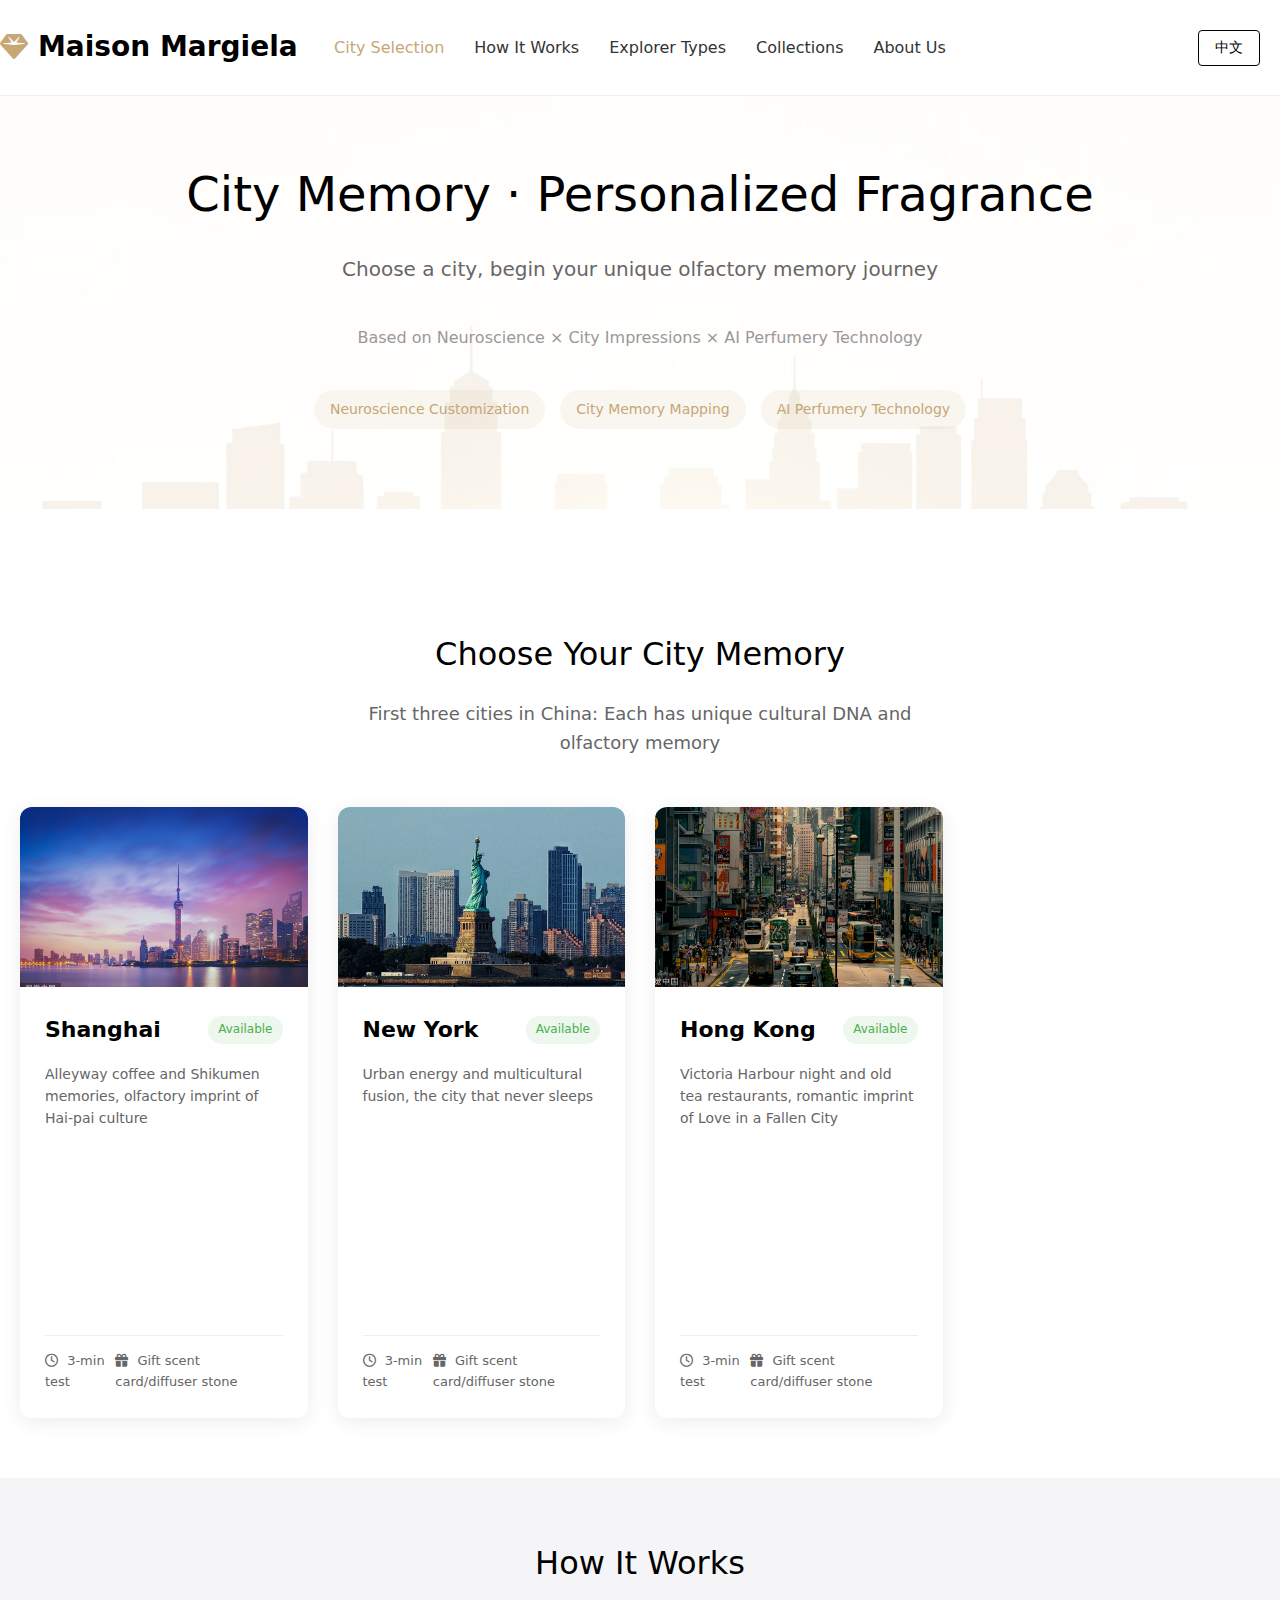
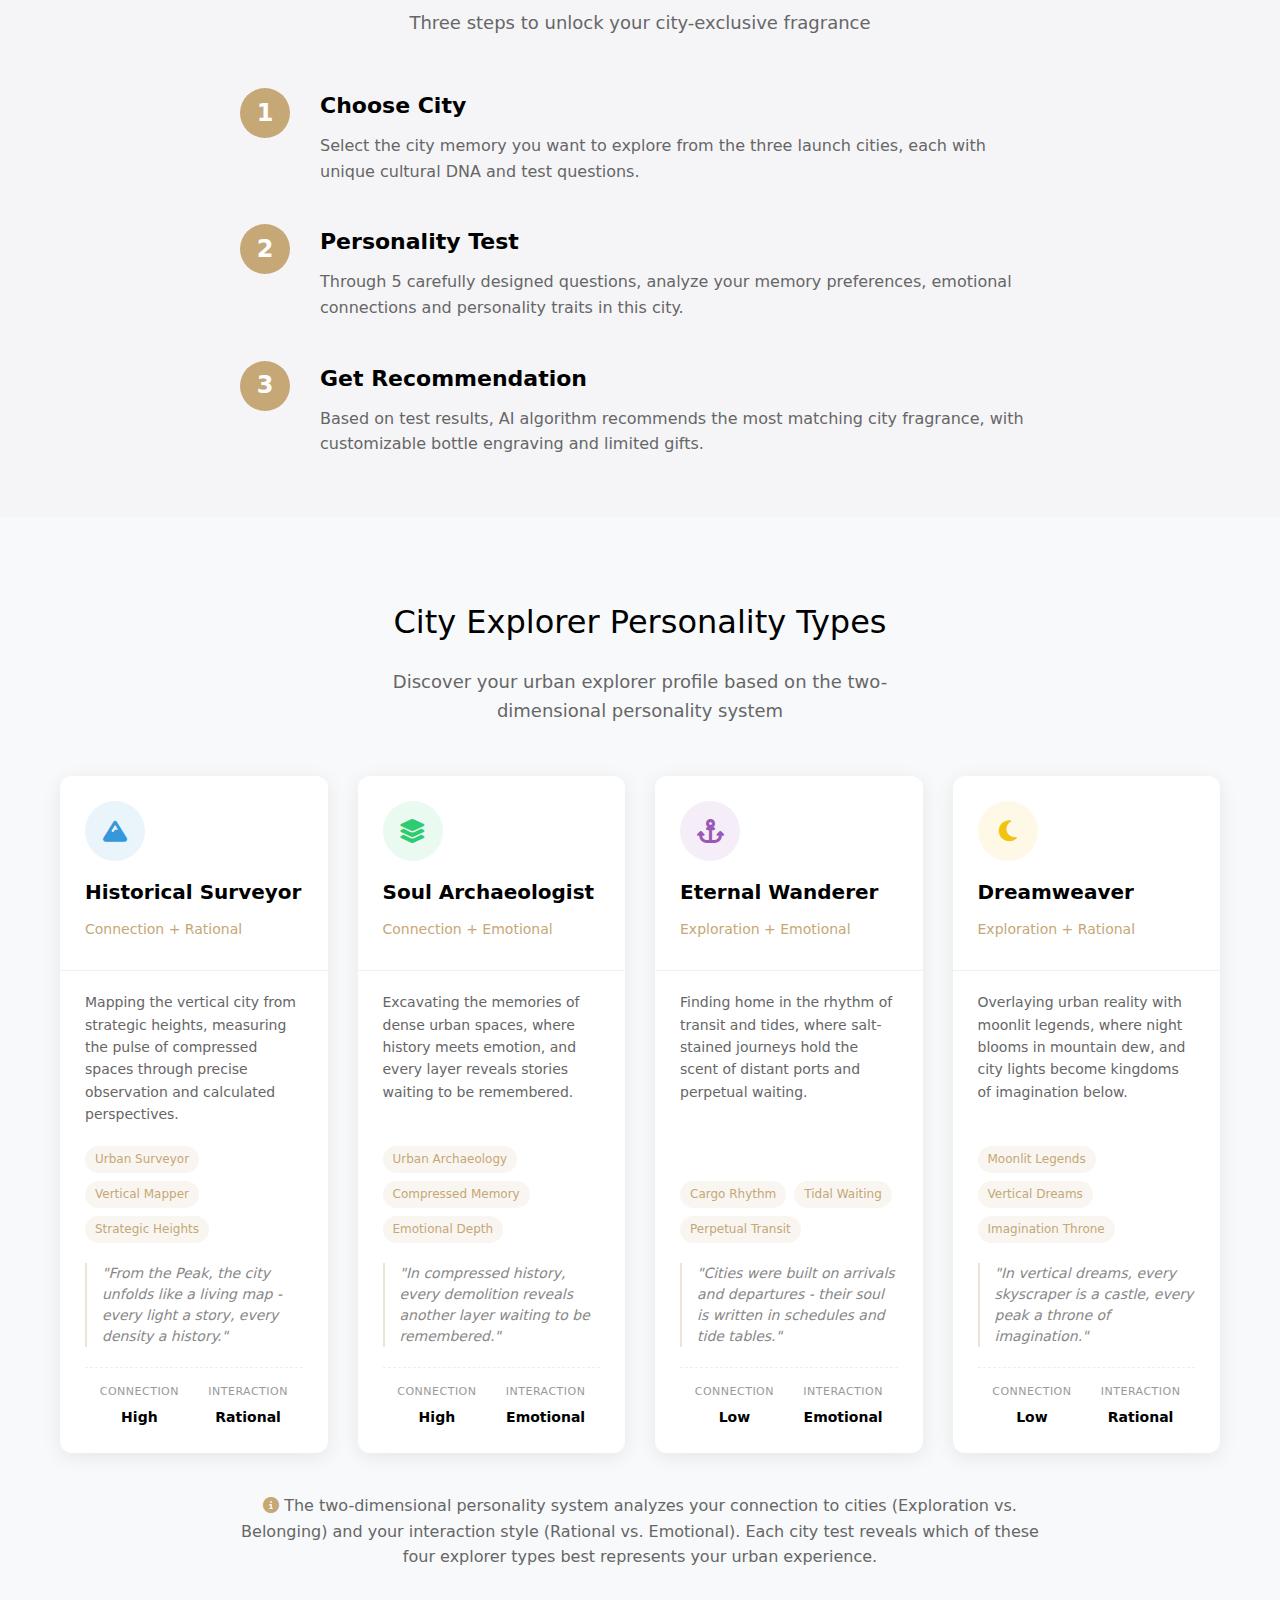
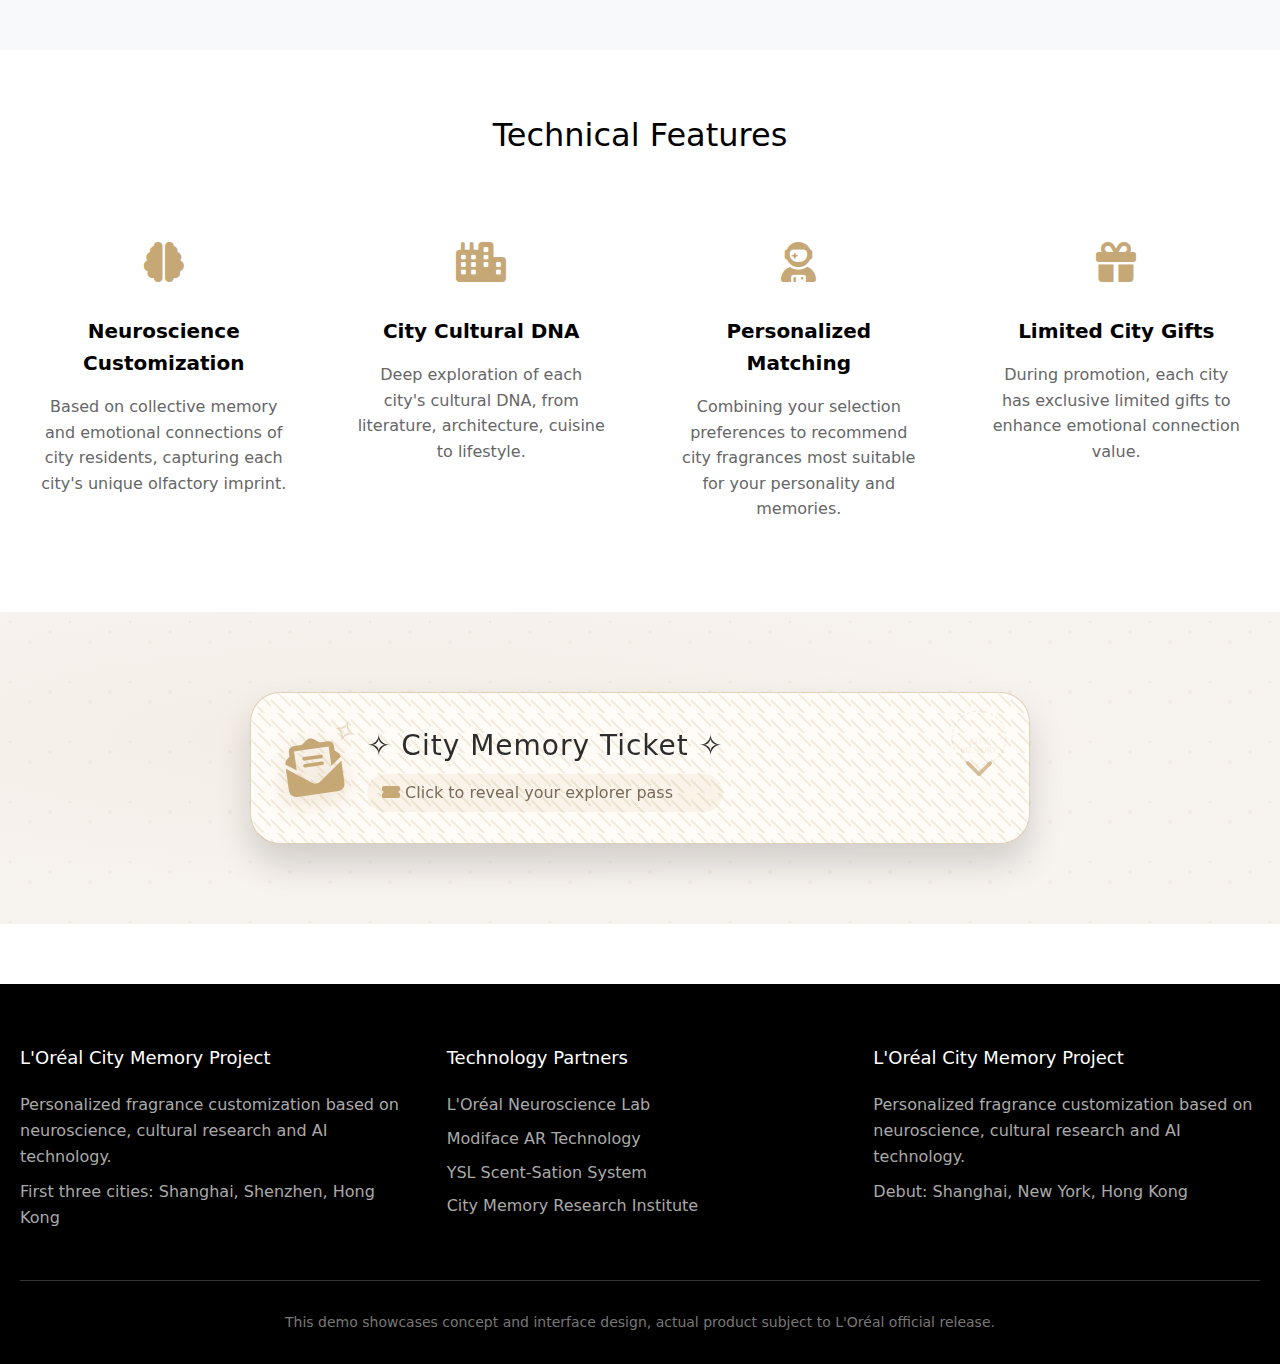
<file: index.html>
<!DOCTYPE html>
<html lang="en">
<head>
    <meta charset="UTF-8">
    <meta name="viewport" content="width=device-width, initial-scale=1.0">
    <title>Maison Margiela · City Memory Fragrance Customization</title>
    <link rel="stylesheet" href="https://cdnjs.cloudflare.com/ajax/libs/font-awesome/6.4.0/css/all.min.css">
    <link rel="stylesheet" href="style.css">
    <style>
    /* 人格说明界面样式 */
    .personalities-section {
        padding: 80px 20px;
        background-color: #f8f9fa;
        position: relative;
    }
    
    .personalities-grid {
        display: grid;
        grid-template-columns: repeat(4, 1fr); /* PC端：4列 */
        gap: 30px;
        margin-top: 40px;
    }
    
    /* 平板端：2列 */
    @media (max-width: 1200px) {
        .personalities-grid {
            grid-template-columns: repeat(2, 1fr);
        }
    }
    
    /* 移动端：1列 */
    @media (max-width: 768px) {
        .personalities-grid {
            grid-template-columns: 1fr;
        }
    }
    
    .personality-card {
        background: white;
        border-radius: 12px;
        overflow: hidden;
        box-shadow: var(--shadow);
        transition: var(--transition);
        height: 100%;
        display: flex;
        flex-direction: column;
    }
    
    .personality-card:hover {
        transform: translateY(-10px);
        box-shadow: 0 15px 35px rgba(0, 0, 0, 0.1);
    }
    
    .personality-header {
        padding: 25px 25px 15px;
        position: relative;
        border-bottom: 1px solid #f0f0f0;
    }
    
    .personality-icon {
        width: 60px;
        height: 60px;
        border-radius: 50%;
        display: flex;
        align-items: center;
        justify-content: center;
        margin-bottom: 15px;
        font-size: 24px;
    }
    
    .personality-title {
        font-size: 20px;
        font-weight: 600;
        margin-bottom: 10px;
        color: var(--loreal-black);
    }
    
    .personality-subtitle {
        font-size: 14px;
        color: var(--loreal-gold);
        font-weight: 500;
        margin-bottom: 15px;
    }
    
    .personality-body {
        padding: 20px 25px 25px;
        flex: 1;
        display: flex;
        flex-direction: column;
    }
    
    .personality-description {
        font-size: 14px;
        color: #666;
        line-height: 1.6;
        margin-bottom: 20px;
        flex: 1;
    }
    
    .personality-traits {
        display: flex;
        flex-wrap: wrap;
        gap: 8px;
        margin-bottom: 20px;
    }
    
    .trait-tag {
        background-color: rgba(198, 167, 118, 0.1);
        color: var(--loreal-gold);
        padding: 4px 10px;
        border-radius: 20px;
        font-size: 12px;
        font-weight: 500;
    }
    
    .personality-quote {
        font-style: italic;
        color: #888;
        border-left: 2px solid rgba(198, 167, 118, 0.3);
        padding-left: 15px;
        font-size: 14px;
        line-height: 1.5;
        margin-bottom: 20px;
    }
    
    .personality-dimensions {
        display: flex;
        justify-content: space-between;
        margin-top: auto;
        padding-top: 15px;
        border-top: 1px dashed #eee;
    }
    
    .dimension {
        text-align: center;
        flex: 1;
    }
    
    .dimension-label {
        font-size: 11px;
        color: #999;
        text-transform: uppercase;
        letter-spacing: 0.5px;
        margin-bottom: 5px;
    }
    
    .dimension-value {
        font-size: 14px;
        font-weight: 600;
        color: var(--loreal-black);
    }
    
    .personality-type-1 .personality-icon {
        background-color: rgba(52, 152, 219, 0.1);
        color: #3498db;
    }
    
    .personality-type-2 .personality-icon {
        background-color: rgba(46, 204, 113, 0.1);
        color: #2ecc71;
    }
    
    .personality-type-3 .personality-icon {
        background-color: rgba(155, 89, 182, 0.1);
        color: #9b59b6;
    }
    
    .personality-type-4 .personality-icon {
        background-color: rgba(241, 196, 15, 0.1);
        color: #f1c40f;
    }
    
    .personality-discover-btn {
        display: inline-block;
        margin-top: 20px;
        color: var(--loreal-gold);
        font-weight: 500;
        text-decoration: none;
        font-size: 14px;
        transition: color 0.3s;
        align-self: flex-start;
    }
    
    .personality-discover-btn:hover {
        color: var(--loreal-dark-gold);
        text-decoration: underline;
    }
    
    .personality-discover-btn i {
        margin-left: 5px;
        font-size: 12px;
    }
    
    /* 平板和移动端优化 */
    @media (max-width: 1200px) {
        .personalities-grid {
            gap: 20px;
        }
        
        .personality-card {
            height: auto;
        }
    }
    
    @media (max-width: 768px) {
        .personalities-section {
            padding: 60px 15px;
        }
        
        .personality-card {
            margin-bottom: 20px;
        }
        
        .personality-header {
            padding: 20px 20px 15px;
        }
        
        .personality-body {
            padding: 15px 20px 20px;
        }
        
        .personality-title {
            font-size: 18px;
        }
    }
    
    /* 调整其他部分的响应式布局 */
    @media (max-width: 768px) {
        .process-steps {
            flex-direction: column;
            gap: 30px;
        }
        
        .process-step {
            flex-direction: row;
            text-align: left;
            align-items: flex-start;
        }
        
        .step-number {
            margin-right: 15px;
            margin-bottom: 0;
            flex-shrink: 0;
        }
        
        .city-grid {
            grid-template-columns: 1fr;
            gap: 20px;
        }
        
        .feature-grid {
            grid-template-columns: 1fr;
            gap: 25px;
        }
    }
</style>
</head>
<body>
    <header>
        <div class="header-left">
            <a href="index.html" class="logo">
                <i class="fas fa-gem"></i>
                <span data-lang="en">Maison Margiela</span>
                <span data-lang="zh" style="display:none;">梅森马吉拉</span>
            </a>
            
            <!-- 语言切换按钮放在logo旁边 -->
            <div class="language-switcher">
                <button id="langToggle" class="btn-language">
                    <span data-lang="en">中文</span>
                    <span data-lang="zh" style="display:none;">English</span>
                </button>
            </div>
        </div>
        
        <nav>
            <ul>
                <li><a href="index.html" class="active" data-lang="en">City Selection</a><span data-lang="zh" style="display:none;">城市选择</span></li>
                <li><a href="#how-it-works" data-lang="en">How It Works</a><span data-lang="zh" style="display:none;">工作原理</span></li>
                <li><a href="#personalities" data-lang="en">Explorer Types</a><span data-lang="zh" style="display:none;">探索者类型</span></li>
                <li><a href="#collections" data-lang="en">Collections</a><span data-lang="zh" style="display:none;">产品系列</span></li>
                <li><a href="#about" data-lang="en">About Us</a><span data-lang="zh" style="display:none;">关于我们</span></li>
            </ul>
        </nav>
    </header>

    <section class="hero">
        <h1 data-lang="en">City Memory · Personalized Fragrance</h1>
        <h1 data-lang="zh" style="display:none;">城市记忆 · 个性香氛</h1>
        <p data-lang="en">Choose a city, begin your unique olfactory memory journey</p>
        <p data-lang="zh" style="display:none;">选择一座城市，开启专属的嗅觉记忆之旅</p>
        <div class="hero-subtitle">
            <p data-lang="en">Based on Neuroscience × City Impressions × AI Perfumery Technology</p>
            <p data-lang="zh" style="display:none;">基于神经科学 × 城市印象 × AI调香技术</p>
        </div>
        
        <div class="tech-tags">
            <span class="tech-tag" data-lang="en">Neuroscience Customization</span>
            <span class="tech-tag" data-lang="zh" style="display:none;">神经科学定制</span>
            <span class="tech-tag" data-lang="en">City Memory Mapping</span>
            <span class="tech-tag" data-lang="zh" style="display:none;">城市记忆图谱</span>
            <span class="tech-tag" data-lang="en">AI Perfumery Technology</span>
            <span class="tech-tag" data-lang="zh" style="display:none;">AI调香技术</span>
        </div>
    </section>

    <section class="city-selection" id="collections">
        <h2 class="section-title" data-lang="en">Choose Your City Memory</h2>
        <h2 class="section-title" data-lang="zh" style="display:none;">选择您的城市记忆</h2>
        <p class="section-subtitle" data-lang="en">First three cities in China: Each has unique cultural DNA and olfactory memory</p>
        <p class="section-subtitle" data-lang="zh" style="display:none;">国内首发三城：每座城市都有独特的文化基因与嗅觉记忆</p>
        
        <div class="city-grid">
            <!-- 上海 -->
            <a href="shanghai.html" class="city-card">
                <div class="city-card-image shanghai-img"></div>
                <div class="city-card-content">
                    <div class="city-card-header">
                        <h3 data-lang="en">Shanghai</h3>
                        <h3 data-lang="zh" style="display:none;">上海</h3>
                        <span class="city-status" data-lang="en">Available</span>
                        <span class="city-status" data-lang="zh" style="display:none;">已上线</span>
                    </div>
                    <p class="city-description" data-lang="en">Alleyway coffee and Shikumen memories, olfactory imprint of Hai-pai culture</p>
                    <p class="city-description" data-lang="zh" style="display:none;">弄堂咖啡与石库门时光，海派文化的嗅觉记忆</p>
                    <div class="city-tags">
                        <span data-lang="en">Eileen Chang Literature</span>
                        <span data-lang="zh" style="display:none;">张爱玲文学</span>
                        <span data-lang="en">Shikumen</span>
                        <span data-lang="zh" style="display:none;">石库门</span>
                        <span data-lang="en">The Bund Memory</span>
                        <span data-lang="zh" style="display:none;">外滩记忆</span>
                    </div>
                    <div class="city-meta">
                        <span><i class="far fa-clock"></i> <span data-lang="en">3-min test</span><span data-lang="zh" style="display:none;">3分钟测试</span></span>
                        <span><i class="fas fa-gift"></i> <span data-lang="en">Gift scent card/diffuser stone</span><span data-lang="zh" style="display:none;">赠香片/扩香石</span></span>
                    </div>
                </div>
            </a>
            
            <!-- 纽约（原深圳） -->
            <a href="newyork.html" class="city-card">
                <div class="city-card-image newyork-img"></div>
                <div class="city-card-content">
                    <div class="city-card-header">
                        <h3 data-lang="en">New York</h3>
                        <h3 data-lang="zh" style="display:none;">纽约</h3>
                        <span class="city-status" data-lang="en">Available</span>
                        <span class="city-status" data-lang="zh" style="display:none;">已上线</span>
                    </div>
                    <p class="city-description" data-lang="en">Urban energy and multicultural fusion, the city that never sleeps</p>
                    <p class="city-description" data-lang="zh" style="display:none;">都市活力与多元文化融合，不眠之城的嗅觉记忆</p>
                    <div class="city-tags">
                        <span data-lang="en">Broadway Dreams</span>
                        <span data-lang="zh" style="display:none;">百老汇梦想</span>
                        <span data-lang="en">Central Park</span>
                        <span data-lang="zh" style="display:none;">中央公园</span>
                        <span data-lang="en">Urban Fusion</span>
                        <span data-lang="zh" style="display:none;">都市融合</span>
                    </div>
                    <div class="city-meta">
                        <span><i class="far fa-clock"></i> <span data-lang="en">3-min test</span><span data-lang="zh" style="display:none;">3分钟测试</span></span>
                        <span><i class="fas fa-gift"></i> <span data-lang="en">Gift scent card/diffuser stone</span><span data-lang="zh" style="display:none;">赠香片/扩香石</span></span>
                    </div>
                </div>
            </a>
            
            <!-- 香港 -->
            <a href="hongkong.html" class="city-card">
                <div class="city-card-image hongkong-img"></div>
                <div class="city-card-content">
                    <div class="city-card-header">
                        <h3 data-lang="en">Hong Kong</h3>
                        <h3 data-lang="zh" style="display:none;">香港</h3>
                        <span class="city-status" data-lang="en">Available</span>
                        <span class="city-status" data-lang="zh" style="display:none;">已上线</span>
                    </div>
                    <p class="city-description" data-lang="en">Victoria Harbour night and old tea restaurants, romantic imprint of Love in a Fallen City</p>
                    <p class="city-description" data-lang="zh" style="display:none;">维港夜色与老茶餐厅，倾城之恋的浪漫印记</p>
                    <div class="city-tags">
                        <span data-lang="en">Eileen Chang's Love in a Fallen City</span>
                        <span data-lang="zh" style="display:none;">张爱玲《倾城之恋》</span>
                        <span data-lang="en">Hong Kong Nostalgia</span>
                        <span data-lang="zh" style="display:none;">港式情怀</span>
                        <span data-lang="en">East-West Fusion</span>
                        <span data-lang="zh" style="display:none;">中西合璧</span>
                    </div>
                    <div class="city-meta">
                        <span><i class="far fa-clock"></i> <span data-lang="en">3-min test</span><span data-lang="zh" style="display:none;">3分钟测试</span></span>
                        <span><i class="fas fa-gift"></i> <span data-lang="en">Gift scent card/diffuser stone</span><span data-lang="zh" style="display:none;">赠香片/扩香石</span></span>
                    </div>
                </div>
            </a>
        </div>
    </section>

    <section class="how-it-works" id="how-it-works">
        <h2 class="section-title" data-lang="en">How It Works</h2>
        <h2 class="section-title" data-lang="zh" style="display:none;">工作原理</h2>
        <p class="section-subtitle" data-lang="en">Three steps to unlock your city-exclusive fragrance</p>
        <p class="section-subtitle" data-lang="zh" style="display:none;">三步骤，解锁您的城市专属香氛</p>
        
        <div class="process-steps">
            <div class="process-step">
                <div class="step-number">1</div>
                <div class="step-content">
                    <h3 data-lang="en">Choose City</h3>
                    <h3 data-lang="zh" style="display:none;">选择城市</h3>
                    <p data-lang="en">Select the city memory you want to explore from the three launch cities, each with unique cultural DNA and test questions.</p>
                    <p data-lang="zh" style="display:none;">从首发城市中选择您想要探索的城市记忆，每座城市都有独特的文化基因和测试题目。</p>
                </div>
            </div>
            
            <div class="process-step">
                <div class="step-number">2</div>
                <div class="step-content">
                    <h3 data-lang="en">Personality Test</h3>
                    <h3 data-lang="zh" style="display:none;">个性测试</h3>
                    <p data-lang="en">Through 5 carefully designed questions, analyze your memory preferences, emotional connections and personality traits in this city.</p>
                    <p data-lang="zh" style="display:none;">通过5道精心设计的题目，分析您在这座城市中的记忆偏好、情感连接和个性特征。</p>
                </div>
            </div>
            
            <div class="process-step">
                <div class="step-number">3</div>
                <div class="step-content">
                    <h3 data-lang="en">Get Recommendation</h3>
                    <h3 data-lang="zh" style="display:none;">获得推荐</h3>
                    <p data-lang="en">Based on test results, AI algorithm recommends the most matching city fragrance, with customizable bottle engraving and limited gifts.</p>
                    <p data-lang="zh" style="display:none;">基于测试结果，AI算法为您推荐最匹配的城市香氛，并可定制瓶身刻字和选择限量赠礼。</p>
                </div>
            </div>
        </div>
    </section>

    <section class="personalities-section" id="personalities">
        <div class="container">
            <h2 class="section-title" data-lang="en">City Explorer Personality Types</h2>
            <h2 class="section-title" data-lang="zh" style="display:none;">城市探索者人格类型</h2>
            <p class="section-subtitle" data-lang="en">Discover your urban explorer profile based on the two-dimensional personality system</p>
            <p class="section-subtitle" data-lang="zh" style="display:none;">基于二维人格系统，发现您的城市探索者档案</p>
            
            <div class="personalities-grid">
                <!-- 历史测绘者 -->
                <div class="personality-card personality-type-1">
                    <div class="personality-header">
                        <div class="personality-icon">
                            <i class="fas fa-mountain"></i>
                        </div>
                        <h3 class="personality-title" data-lang="en">Historical Surveyor</h3>
                        <h3 class="personality-title" data-lang="zh" style="display:none;">历史测绘者</h3>
                        <div class="personality-subtitle" data-lang="en">Connection + Rational</div>
                        <div class="personality-subtitle" data-lang="zh" style="display:none;">归属 + 理性</div>
                    </div>
                    <div class="personality-body">
                        <p class="personality-description" data-lang="en">Mapping the vertical city from strategic heights, measuring the pulse of compressed spaces through precise observation and calculated perspectives.</p>
                        <p class="personality-description" data-lang="zh" style="display:none;">从战略高度绘制垂直城市，通过精确观察和计算视角测量压缩空间的脉搏。</p>
                        
                        <div class="personality-traits">
                            <span class="trait-tag" data-lang="en">Urban Surveyor</span>
                            <span class="trait-tag" data-lang="zh" style="display:none;">都市测绘师</span>
                            <span class="trait-tag" data-lang="en">Vertical Mapper</span>
                            <span class="trait-tag" data-lang="zh" style="display:none;">垂直绘图师</span>
                            <span class="trait-tag" data-lang="en">Strategic Heights</span>
                            <span class="trait-tag" data-lang="zh" style="display:none;">战略高度</span>
                        </div>
                        
                        <p class="personality-quote" data-lang="en">"From the Peak, the city unfolds like a living map - every light a story, every density a history."</p>
                        <p class="personality-quote" data-lang="zh" style="display:none;">"从山顶望去，城市展开如同一幅活地图——每盏灯都是一个故事，每个密度都是一段历史。"</p>
                        
                        <div class="personality-dimensions">
                            <div class="dimension">
                                <div class="dimension-label" data-lang="en">Connection</div>
                                <div class="dimension-label" data-lang="zh" style="display:none;">归属导向</div>
                                <div class="dimension-value">High</div>
                            </div>
                            <div class="dimension">
                                <div class="dimension-label" data-lang="en">Interaction</div>
                                <div class="dimension-label" data-lang="zh" style="display:none;">理性导向</div>
                                <div class="dimension-value">Rational</div>
                            </div>
                        </div>
                    </div>
                </div>
                
                <!-- 心灵考古者 -->
                <div class="personality-card personality-type-2">
                    <div class="personality-header">
                        <div class="personality-icon">
                            <i class="fas fa-layer-group"></i>
                        </div>
                        <h3 class="personality-title" data-lang="en">Soul Archaeologist</h3>
                        <h3 class="personality-title" data-lang="zh" style="display:none;">心灵考古者</h3>
                        <div class="personality-subtitle" data-lang="en">Connection + Emotional</div>
                        <div class="personality-subtitle" data-lang="zh" style="display:none;">归属 + 感性</div>
                    </div>
                    <div class="personality-body">
                        <p class="personality-description" data-lang="en">Excavating the memories of dense urban spaces, where history meets emotion, and every layer reveals stories waiting to be remembered.</p>
                        <p class="personality-description" data-lang="zh" style="display:none;">挖掘密集都市空间的记忆，历史遇见情感，每一层都揭示等待被铭记的故事。</p>
                        
                        <div class="personality-traits">
                            <span class="trait-tag" data-lang="en">Urban Archaeology</span>
                            <span class="trait-tag" data-lang="zh" style="display:none;">都市考古</span>
                            <span class="trait-tag" data-lang="en">Compressed Memory</span>
                            <span class="trait-tag" data-lang="zh" style="display:none;">压缩记忆</span>
                            <span class="trait-tag" data-lang="en">Emotional Depth</span>
                            <span class="trait-tag" data-lang="zh" style="display:none;">情感深度</span>
                        </div>
                        
                        <p class="personality-quote" data-lang="en">"In compressed history, every demolition reveals another layer waiting to be remembered."</p>
                        <p class="personality-quote" data-lang="zh" style="display:none;">"在压缩的历史中，每一次拆除都揭示另一层等待被铭记的往事。"</p>
                        
                        <div class="personality-dimensions">
                            <div class="dimension">
                                <div class="dimension-label" data-lang="en">Connection</div>
                                <div class="dimension-label" data-lang="zh" style="display:none;">归属导向</div>
                                <div class="dimension-value">High</div>
                            </div>
                            <div class="dimension">
                                <div class="dimension-label" data-lang="en">Interaction</div>
                                <div class="dimension-label" data-lang="zh" style="display:none;">感性导向</div>
                                <div class="dimension-value">Emotional</div>
                            </div>
                        </div>
                    </div>
                </div>
                
                <!-- 永恒漂泊者 -->
                <div class="personality-card personality-type-3">
                    <div class="personality-header">
                        <div class="personality-icon">
                            <i class="fas fa-anchor"></i>
                        </div>
                        <h3 class="personality-title" data-lang="en">Eternal Wanderer</h3>
                        <h3 class="personality-title" data-lang="zh" style="display:none;">永恒漂泊者</h3>
                        <div class="personality-subtitle" data-lang="en">Exploration + Emotional</div>
                        <div class="personality-subtitle" data-lang="zh" style="display:none;">探索 + 感性</div>
                    </div>
                    <div class="personality-body">
                        <p class="personality-description" data-lang="en">Finding home in the rhythm of transit and tides, where salt-stained journeys hold the scent of distant ports and perpetual waiting.</p>
                        <p class="personality-description" data-lang="zh" style="display:none;">在运输与潮汐的节奏中找到家，盐渍旅程承载着远方港口和永恒等待的气息。</p>
                        
                        <div class="personality-traits">
                            <span class="trait-tag" data-lang="en">Cargo Rhythm</span>
                            <span class="trait-tag" data-lang="zh" style="display:none;">货物节奏</span>
                            <span class="trait-tag" data-lang="en">Tidal Waiting</span>
                            <span class="trait-tag" data-lang="zh" style="display:none;">潮汐等待</span>
                            <span class="trait-tag" data-lang="en">Perpetual Transit</span>
                            <span class="trait-tag" data-lang="zh" style="display:none;">永续过渡</span>
                        </div>
                        
                        <p class="personality-quote" data-lang="en">"Cities were built on arrivals and departures - their soul is written in schedules and tide tables."</p>
                        <p class="personality-quote" data-lang="zh" style="display:none;">"城市建立在到达与离开之上——它们的灵魂写在船期表和潮汐表中。"</p>
                        
                        <div class="personality-dimensions">
                            <div class="dimension">
                                <div class="dimension-label" data-lang="en">Connection</div>
                                <div class="dimension-label" data-lang="zh" style="display:none;">探索导向</div>
                                <div class="dimension-value">Low</div>
                            </div>
                            <div class="dimension">
                                <div class="dimension-label" data-lang="en">Interaction</div>
                                <div class="dimension-label" data-lang="zh" style="display:none;">感性导向</div>
                                <div class="dimension-value">Emotional</div>
                            </div>
                        </div>
                    </div>
                </div>
                
                <!-- 旧时梦境师 -->
                <div class="personality-card personality-type-4">
                    <div class="personality-header">
                        <div class="personality-icon">
                            <i class="fas fa-moon"></i>
                        </div>
                        <h3 class="personality-title" data-lang="en">Dreamweaver</h3>
                        <h3 class="personality-title" data-lang="zh" style="display:none;">旧时梦境师</h3>
                        <div class="personality-subtitle" data-lang="en">Exploration + Rational</div>
                        <div class="personality-subtitle" data-lang="zh" style="display:none;">探索 + 理性</div>
                    </div>
                    <div class="personality-body">
                        <p class="personality-description" data-lang="en">Overlaying urban reality with moonlit legends, where night blooms in mountain dew, and city lights become kingdoms of imagination below.</p>
                        <p class="personality-description" data-lang="zh" style="display:none;">用月光传奇覆盖都市现实，夜兰在山露中绽放，城市灯火在下方成为想象王国。</p>
                        
                        <div class="personality-traits">
                            <span class="trait-tag" data-lang="en">Moonlit Legends</span>
                            <span class="trait-tag" data-lang="zh" style="display:none;">月光传奇</span>
                            <span class="trait-tag" data-lang="en">Vertical Dreams</span>
                            <span class="trait-tag" data-lang="zh" style="display:none;">垂直梦境</span>
                            <span class="trait-tag" data-lang="en">Imagination Throne</span>
                            <span class="trait-tag" data-lang="zh" style="display:none;">想象王座</span>
                        </div>
                        
                        <p class="personality-quote" data-lang="en">"In vertical dreams, every skyscraper is a castle, every peak a throne of imagination."</p>
                        <p class="personality-quote" data-lang="zh" style="display:none;">"在垂直梦境中，每座摩天大楼都是一座城堡，每个山顶都是想象的王座。"</p>
                        
                        <div class="personality-dimensions">
                            <div class="dimension">
                                <div class="dimension-label" data-lang="en">Connection</div>
                                <div class="dimension-label" data-lang="zh" style="display:none;">探索导向</div>
                                <div class="dimension-value">Low</div>
                            </div>
                            <div class="dimension">
                                <div class="dimension-label" data-lang="en">Interaction</div>
                                <div class="dimension-label" data-lang="zh" style="display:none;">理性导向</div>
                                <div class="dimension-value">Rational</div>
                            </div>
                        </div>
                    </div>
                </div>
            </div>
            
            <div class="personality-explanation" style="margin-top: 40px; text-align: center;">
                <p data-lang="en" style="color: #666; max-width: 800px; margin: 0 auto;">
                    <i class="fas fa-info-circle" style="color: var(--loreal-gold);"></i> 
                    The two-dimensional personality system analyzes your connection to cities (Exploration vs. Belonging) and your interaction style (Rational vs. Emotional). Each city test reveals which of these four explorer types best represents your urban experience.
                </p>
                <p data-lang="zh" style="display:none; color: #666; max-width: 800px; margin: 0 auto;">
                    <i class="fas fa-info-circle" style="color: var(--loreal-gold);"></i> 
                    二维人格系统分析您与城市的连接方式（探索vs归属）和互动风格（理性vs感性）。每个城市测试将揭示这四种探索者类型中哪一种最能代表您的城市体验。
                </p>
            </div>
        </div>
    </section>

    <section class="features" id="features">
        <h2 class="section-title" data-lang="en">Technical Features</h2>
        <h2 class="section-title" data-lang="zh" style="display:none;">技术特色</h2>
        
        <div class="feature-grid">
            <div class="feature-item">
                <div class="feature-icon">
                    <i class="fas fa-brain"></i>
                </div>
                <h3 data-lang="en">Neuroscience Customization</h3>
                <h3 data-lang="zh" style="display:none;">神经科学定制</h3>
                <p data-lang="en">Based on collective memory and emotional connections of city residents, capturing each city's unique olfactory imprint.</p>
                <p data-lang="zh" style="display:none;">基于城市居民的集体记忆与情感联结，捕捉每座城市独特的嗅觉印记。</p>
            </div>
            
            <div class="feature-item">
                <div class="feature-icon">
                    <i class="fas fa-city"></i>
                </div>
                <h3 data-lang="en">City Cultural DNA</h3>
                <h3 data-lang="zh" style="display:none;">城市文化基因</h3>
                <p data-lang="en">Deep exploration of each city's cultural DNA, from literature, architecture, cuisine to lifestyle.</p>
                <p data-lang="zh" style="display:none;">深度挖掘每座城市的文化DNA，从文学、建筑、饮食到生活方式。</p>
            </div>
            
            <div class="feature-item">
                <div class="feature-icon">
                    <i class="fas fa-user-astronaut"></i>
                </div>
                <h3 data-lang="en">Personalized Matching</h3>
                <h3 data-lang="zh" style="display:none;">个性化匹配</h3>
                <p data-lang="en">Combining your selection preferences to recommend city fragrances most suitable for your personality and memories.</p>
                <p data-lang="zh" style="display:none;">结合您的选择偏好，推荐最适合您性格和记忆的城市香氛。</p>
            </div>
            
            <div class="feature-item">
                <div class="feature-icon">
                    <i class="fas fa-gift"></i>
                </div>
                <h3 data-lang="en">Limited City Gifts</h3>
                <h3 data-lang="zh" style="display:none;">限量城市赠礼</h3>
                <p data-lang="en">During promotion, each city has exclusive limited gifts to enhance emotional connection value.</p>
                <p data-lang="zh" style="display:none;">推广期间，每座城市都有专属的限量赠品，增加情感联结价值。</p>
            </div>
        </div>
    </section>
    <!-- ===== 城市探索车票 ===== -->
<!-- ===== 城市记忆车票（升级版） ===== -->
<section class="ticket-section">
    <div class="container ticket-container">
        <!-- 折叠状态（复古信封） -->
        <div class="ticket-folded" id="foldedTicket">
            <div class="folded-content">
                <div class="folded-icon">
                    <i class="fas fa-envelope-open-text"></i>
                </div>
                <div class="folded-text">
                    <h3 data-lang="en">✧ City Memory Ticket ✧</h3>
                    <h3 data-lang="zh" style="display:none;">✧ 城市记忆车票 ✧</h3>
                    <p data-lang="en"><i class="fas fa-ticket-alt"></i> Click to reveal your explorer pass</p>
                    <p data-lang="zh" style="display:none;"><i class="fas fa-ticket-alt"></i> 点击展开探索者凭证</p>
                </div>
            </div>
            <div class="folded-arrow">
                <i class="fas fa-chevron-down"></i>
            </div>
        </div>

        <!-- 展开状态车票（含香水瓶+邮戳） -->
        <div class="ticket-expanded" id="expandedTicket">
            <!-- 顶部：香水瓶和邮戳 -->
            <div class="ticket-header">
                <div class="ticket-perfume">
                    <i class="fas fa-flask"></i>
                    <span data-lang="en">L'ORÉAL · CITY MEMORY</span>
                    <span data-lang="zh" style="display:none;">欧莱雅 · 城市记忆</span>
                </div>
                <div class="ticket-stamp" data-lang="en">EXPLORER</div>
                <div class="ticket-stamp" data-lang="zh" style="display:none;">探索者</div>
            </div>

            <!-- 车票表单（所有选项已正确双语） -->
            <div class="ticket-body">
                <div class="ticket-field scented">
                    <label><i class="fas fa-user"></i> <span data-lang="en">Explorer Name</span><span data-lang="zh" style="display:none;">探索者昵称</span></label>
                    <input type="text" placeholder="e.g., Night Wanderer" data-lang="en" class="lang-placeholder">
                    <input type="text" placeholder="例如：夜行者" data-lang="zh" style="display:none;" class="lang-placeholder">
                </div>
                <div class="ticket-field">
                    <label><i class="fas fa-map-pin"></i> <span data-lang="en">Destination City</span><span data-lang="zh" style="display:none;">目的城市</span></label>
                  <!-- 目的城市下拉菜单（简化版） -->
                    <select id="citySelect">
                        <option value="shanghai">Shanghai</option>
                        <option value="newyork">New York</option>
                        <option value="hongkong">Hong Kong</option>
                    </select>
                </div>
                <div class="ticket-field scented">
                    <label><i class="fas fa-mask"></i> <span data-lang="en">Explorer Type</span><span data-lang="zh" style="display:none;">探索者类型</span></label>
                    <select id="explorerSelect">
                        <option value="historian">Historical Surveyor</option>
                        <option value="archaeologist">Soul Archaeologist</option>
                        <option value="wanderer">Eternal Wanderer</option>
                        <option value="dreamer">Dreamweaver</option>
                    </select>
                </div>
                <div class="ticket-field">
                    <label><i class="fas fa-calendar-alt"></i> <span data-lang="en">Date of Exploration</span><span data-lang="zh" style="display:none;">探索日期</span></label>
                    <input type="text" id="currentDate" readonly>
                </div>
                <div class="ticket-field full-width">
                    <label><i class="fas fa-feather-alt"></i> <span data-lang="en">Exploration Notes</span><span data-lang="zh" style="display:none;">探索心得</span></label>
                    <textarea rows="4" placeholder="What did you feel in this city... (e.g., The scent of rain on old streets...)" data-lang="en"></textarea>
                    <textarea rows="4" placeholder="你在这座城市感受到了什么……（例如：老街雨后的气息……）" data-lang="zh" style="display:none;"></textarea>
                </div>
            </div>

            <!-- 底部：邮戳 + 香水滴按钮 -->
            <div class="ticket-footer">
                <button class="btn-perfume" id="sendStoryBtn">
                    <i class="fas fa-paper-plane"></i>
                    <span data-lang="en">Send Story</span>
                    <span data-lang="zh" style="display:none;">寄出故事</span>
                </button>
            </div>
        </div>
    </div>
</section>
 
    <footer id="about">
        <div class="footer-content">
            <div class="footer-section">
                <h4 data-lang="en">L'Oréal City Memory Project</h4>
                <h4 data-lang="zh" style="display:none;">欧莱雅城市记忆项目</h4>
                <p data-lang="en">Personalized fragrance customization based on neuroscience, cultural research and AI technology.</p>
                <p data-lang="zh" style="display:none;">基于神经科学、文化研究与AI技术的个性化香氛定制方案。</p>
                <p data-lang="en">First three cities: Shanghai, Shenzhen, Hong Kong</p>
                <p data-lang="zh" style="display:none;">首发三城：上海、深圳、香港</p>
            </div>
            
            <div class="footer-section">
                <h4 data-lang="en">Technology Partners</h4>
                <h4 data-lang="zh" style="display:none;">技术合作伙伴</h4>
                <ul>
                    <li data-lang="en">L'Oréal Neuroscience Lab</li>
                    <li data-lang="zh" style="display:none;">欧莱雅神经科学实验室</li>
                    <li data-lang="en">Modiface AR Technology</li>
                    <li data-lang="zh" style="display:none;">Modiface AR技术</li>
                    <li data-lang="en">YSL Scent-Sation System</li>
                    <li data-lang="zh" style="display:none;">YSL Scent-Sation系统</li>
                    <li data-lang="en">City Memory Research Institute</li>
                    <li data-lang="zh" style="display:none;">城市记忆研究机构</li>
                </ul>
            </div>
            
            <div class="footer-section">
                <h4 data-lang="en">L'Oréal City Memory Project</h4>
                <h4 data-lang="zh" style="display:none;">欧莱雅城市记忆项目</h4>
                <p data-lang="en">Personalized fragrance customization based on neuroscience, cultural research and AI technology.</p>
                <p data-lang="zh" style="display:none;">基于神经科学、文化研究与AI技术的个性化香氛定制方案。</p>
                <p data-lang="en">Debut: Shanghai, New York, Hong Kong</p>
                <p data-lang="zh" style="display:none;">首发三城：上海、纽约、香港</p>
            </div>
        </div>
        
        <div class="footer-bottom">
            <p data-lang="en">This demo showcases concept and interface design, actual product subject to L'Oréal official release.</p>
            <p data-lang="zh" style="display:none;">本演示展示方案概念与交互界面，实际产品以欧莱雅官方发布为准</p>
        </div>
    </footer>

    <script src="main.js"></script>
</body>
</html>
</file>
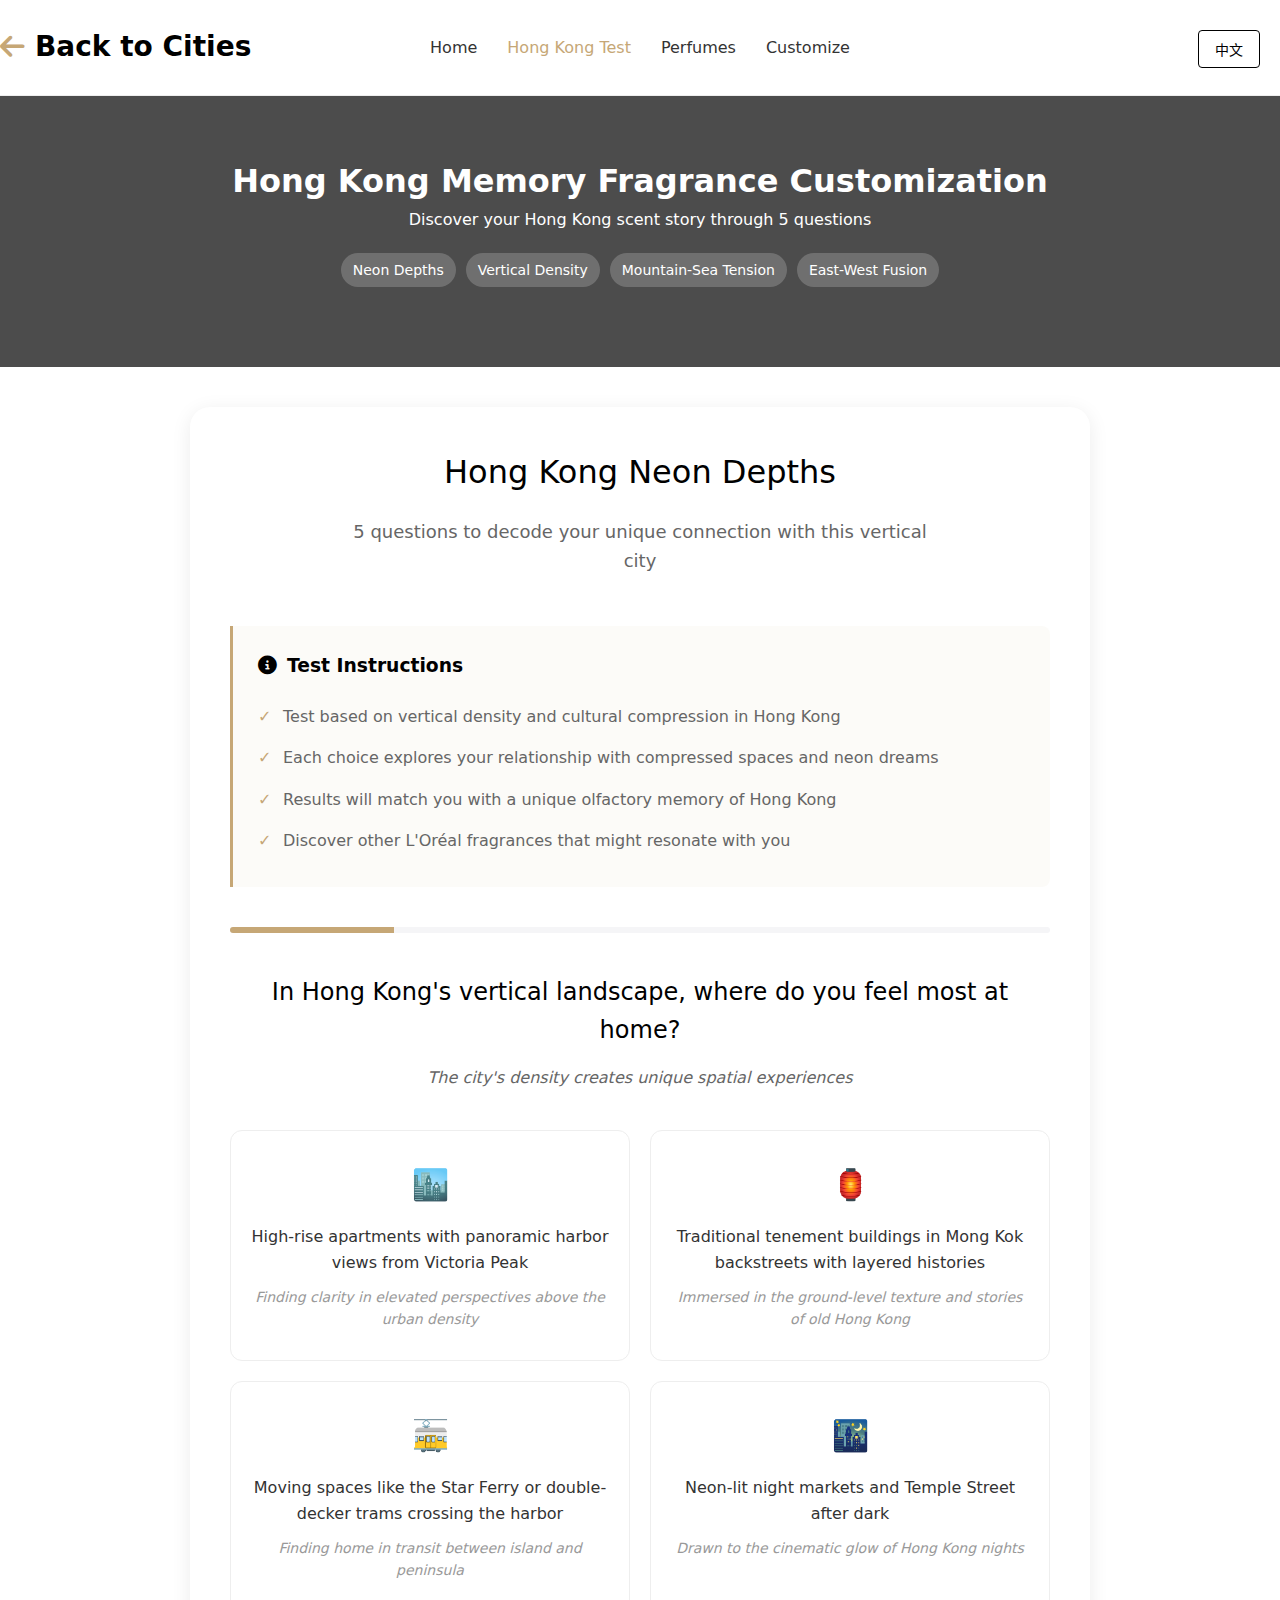
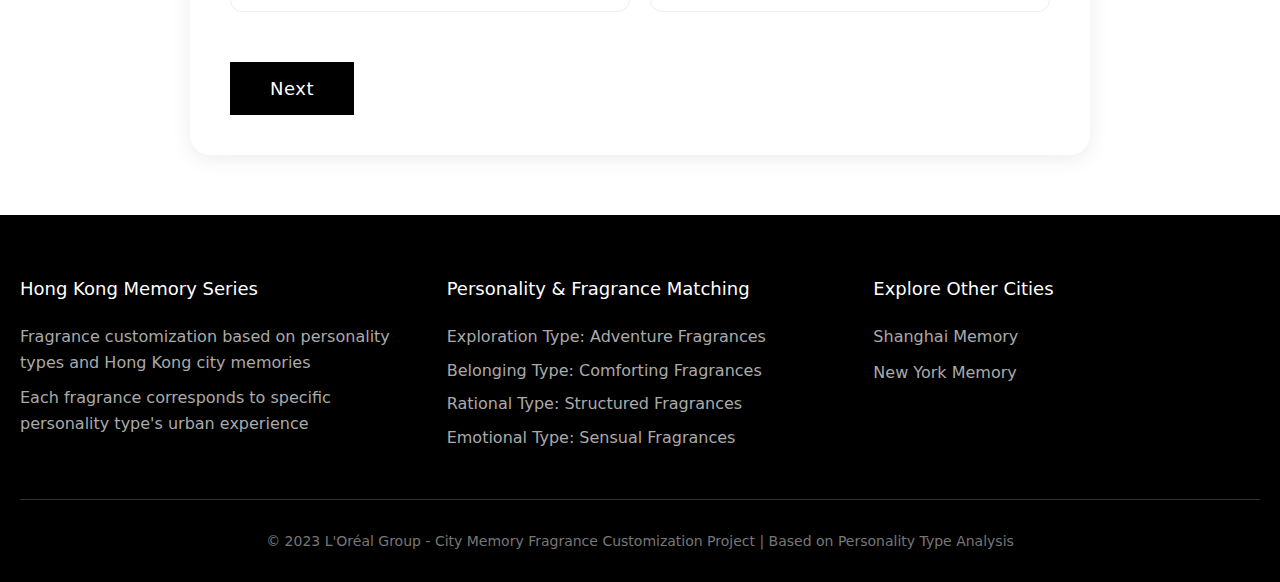
<file: hongkong.html>
<!DOCTYPE html>
<html lang="zh-CN">
<head>
    <meta charset="UTF-8">
    <meta name="viewport" content="width=device-width, initial-scale=1.0">
    <title>Hong Kong Memory · Neon Depths | L'Oréal City Series</title>
    <link rel="stylesheet" href="https://cdnjs.cloudflare.com/ajax/libs/font-awesome/6.4.0/css/all.min.css">
    <link rel="stylesheet" href="style.css">
    <style>
        /* 人格徽章样式 */
        .personality-badge {
            background: linear-gradient(135deg, #C6A776, #b59762);
            color: white;
            padding: 4px 12px;
            border-radius: 4px;
            font-size: 14px;
            font-weight: 500;
        }

        .personality-description {
            max-width: 800px;
            margin: 20px auto 30px;
            padding: 20px;
            background-color: rgba(198, 167, 118, 0.05);
            border-radius: 8px;
            border-left: 3px solid var(--loreal-gold);
            text-align: left;
        }

        .personality-description p {
            margin-bottom: 10px;
            color: #666;
            line-height: 1.6;
        }

        .personality-quote {
            font-style: italic;
            color: var(--loreal-gold);
            border-left: 2px solid rgba(198, 167, 118, 0.3);
            padding-left: 15px;
            margin-top: 15px;
        }
        
        .city-header {
            background: linear-gradient(rgba(0,0,0,0.7), rgba(0,0,0,0.7)), 
                        url('https://images.unsplash.com/photo-1518599807935-37015b3ce98d?ixlib=rb-4.0.3&auto=format&fit=crop&w=1200&q=80');
            background-size: cover;
            background-position: center;
            color: white;
            padding: 60px 20px;
            text-align: center;
            margin-bottom: 40px;
        }
        
        .question-explanation {
            font-size: 14px;
            color: #999;
            font-style: italic;
            margin-top: 10px;
        }
        
        .city-perfume-options {
            display: grid;
            grid-template-columns: repeat(auto-fit, minmax(300px, 1fr));
            gap: 30px;
            margin: 30px 0;
        }
        
        /* 对于小屏幕，显示为单列 */
        @media (max-width: 1200px) {
            .city-perfume-options {
                grid-template-columns: 1fr 1fr;
            }
        }

        @media (max-width: 768px) {
            .city-perfume-options {
                grid-template-columns: 1fr;
            }
        }
        
        .city-perfume-card {
            background: white;
            border-radius: 12px;
            overflow: hidden;
            box-shadow: var(--shadow);
            transition: var(--transition);
        }
        
        .city-perfume-card:hover {
            transform: translateY(-5px);
            box-shadow: 0 10px 25px rgba(0,0,0,0.1);
        }
        
        .perfume-header {
            padding: 20px;
            background: linear-gradient(135deg, rgba(198,167,118,0.1) 0%, rgba(245,245,247,1) 100%);
            text-align: center;
        }
        
        .perfume-icon {
            font-size: 40px;
            color: var(--loreal-gold);
            margin-bottom: 15px;
        }
        
        .perfume-mbti-tag {
            display: inline-block;
            background-color: rgba(198, 167, 118, 0.2);
            color: var(--loreal-gold);
            padding: 4px 10px;
            border-radius: 20px;
            font-size: 12px;
            margin: 10px 0;
        }
        
        .perfume-notes {
            display: flex;
            justify-content: center;
            flex-wrap: wrap;
            gap: 8px;
            margin: 15px 0;
        }
        
        .perfume-note {
            background-color: rgba(198, 167, 118, 0.1);
            color: var(--loreal-gold);
            padding: 4px 10px;
            border-radius: 20px;
            font-size: 12px;
        }
        
        .perfume-description {
            padding: 20px;
            font-size: 14px;
            color: #666;
            line-height: 1.6;
        }
        
        .literary-quote {
            font-style: italic;
            color: var(--loreal-gold);
            border-left: 2px solid var(--loreal-gold);
            padding-left: 15px;
            margin: 15px 0;
            font-size: 14px;
        }
        
        /* 城市标签样式 */
        .city-tags span {
            background-color: rgba(255, 255, 255, 0.2);
            color: white;
            padding: 6px 12px;
            border-radius: 20px;
            font-size: 14px;
            font-weight: 500;
        }
    </style>
</head>
<body>
<header>
    <div class="header-left">
        <a href="index.html" class="logo">
            <i class="fas fa-arrow-left"></i>
            <span data-lang="en">Back to Cities</span>
            <span data-lang="zh" style="display:none;">返回城市选择</span>
        </a>
        
        <!-- 语言切换按钮放在logo旁边 -->
        <div class="language-switcher">
            <button id="langToggle" class="btn-language">
                <span data-lang="en">中文</span>
                <span data-lang="zh" style="display:none;">English</span>
            </button>
        </div>
    </div>
    
    <nav>
        <ul>
            <li><a href="index.html" data-lang="en">Home</a><span data-lang="zh" style="display:none;">首页</span></li>
            <li><a href="#test-start" class="active" data-lang="en">Hong Kong Test</a><span data-lang="zh" style="display:none;">香港测试</span></li>
            <li><a href="#perfumes" data-lang="en">Perfumes</a><span data-lang="zh" style="display:none;">香港香氛</span></li>
            <li><a href="#customize" data-lang="en">Customize</a><span data-lang="zh" style="display:none;">定制购买</span></li>
        </ul>
    </nav>
</header>

    <div class="city-header">
        <h1 data-lang="en">Hong Kong Memory Fragrance Customization</h1>
        <h1 data-lang="zh" style="display:none;">香港记忆香氛定制</h1>
        <p data-lang="en">Discover your Hong Kong scent story through 5 questions</p>
        <p data-lang="zh" style="display:none;">通过5道题了解您与香港的独特联结，推荐专属香氛</p>
        <div class="city-tags">
            <span data-lang="en">Neon Depths</span>
            <span data-lang="zh" style="display:none;">霓虹深处</span>
            <span data-lang="en">Vertical Density</span>
            <span data-lang="zh" style="display:none;">垂直密度</span>
            <span data-lang="en">Mountain-Sea Tension</span>
            <span data-lang="zh" style="display:none;">山海张力</span>
            <span data-lang="en">East-West Fusion</span>
            <span data-lang="zh" style="display:none;">中西合璧</span>
        </div>
    </div>

    <section class="city-test" id="test-start">
        <div class="test-instructions">
            <h2 class="section-title" data-lang="en">Hong Kong Neon Depths</h2>
            <h2 class="section-title" data-lang="zh" style="display:none;">香港霓虹深处</h2>
            <p class="section-subtitle" data-lang="en">5 questions to decode your unique connection with this vertical city</p>
            <p class="section-subtitle" data-lang="zh" style="display:none;">5道场景题，解码您与这座垂直城市的独特联结</p>
            
            <div class="instructions-box">
                <h3><i class="fas fa-info-circle"></i> <span data-lang="en">Test Instructions</span><span data-lang="zh" style="display:none;">测试说明</span></h3>
                <ul>
                    <li data-lang="en">Test based on vertical density and cultural compression in Hong Kong</li>
                    <li data-lang="zh" style="display:none;">基于香港垂直密度与文化压缩的测试</li>
                    <li data-lang="en">Each choice explores your relationship with compressed spaces and neon dreams</li>
                    <li data-lang="zh" style="display:none;">每个选择探索您与压缩空间和霓虹梦想的关系</li>
                    <li data-lang="en">Results will match you with a unique olfactory memory of Hong Kong</li>
                    <li data-lang="zh" style="display:none;">测试结果将为您匹配独特的香港嗅觉记忆</li>
                    <li data-lang="en">Discover other L'Oréal fragrances that might resonate with you</li>
                    <li data-lang="zh" style="display:none;">同时发现欧莱雅旗下可能触动您的其他香气</li>
                </ul>
            </div>
        </div>
        
        <div class="test-progress">
            <div class="progress-bar" id="progressBar"></div>
            <div class="progress-text" id="progressText">Question 1/5</div>
        </div>
        
        <div id="questionContainer">
            <div class="question" id="questionText"></div>
            <div class="question-hint" id="questionHint"></div>
            
            <div class="options" id="optionsContainer"></div>
        </div>
        
        <div class="test-navigation">
            <button class="btn btn-outline" id="prevBtn"><span data-lang="en">Previous</span><span data-lang="zh" style="display:none;">上一题</span></button>
            <button class="btn" id="nextBtn"><span data-lang="en">Next</span><span data-lang="zh" style="display:none;">下一题</span></button>
        </div>
    </section>

    <section class="results-container" id="resultsContainer" style="display: none;">
        <div class="match-header">
            <div class="city-back">
                <a href="index.html">
                    <i class="fas fa-arrow-left"></i>
                    <span data-lang="en">Back to Cities</span>
                    <span data-lang="zh" style="display:none;">选择其他城市</span>
                </a>
            </div>
            
            <div class="result-city-badge">
                <span class="city-badge" data-lang="en">Hong Kong Memory Series</span>
                <span class="city-badge" data-lang="zh">香港记忆系列</span>
            </div>
            
            <div class="match-score"><span data-lang="en">Match Score</span><span data-lang="zh" style="display:none;">共鸣度</span><span id="matchScore">92</span>%</div>
            <h2 id="resultTitle"><span data-lang="en">For you:</span><span data-lang="zh" style="display:none;">为您推荐：</span> <span id="resultPerfumeName"></span></h2>
            <p id="resultSubtitle"><span data-lang="en">Your City Explorer Type:</span><span data-lang="zh" style="display:none;">您的城市漫游者类型：</span> <span id="userPersonality" class="personality-badge">Historical Surveyor</span></p>
            
            <div class="profile-tags" id="profileTags">
                <!-- 动态生成 -->
            </div>
        </div>
        
        <!-- 人格描述 -->
        <div class="personality-description">
            <div id="personalityDescription">
                <!-- 动态生成 -->
            </div>
        </div>
        
        <!-- 香港城市香水展示 -->
        <div class="city-perfume-options" id="hongkongPerfumes">
            <!-- 动态生成 -->
        </div>
        
        <!-- 定制购买部分 -->
        <div class="customization-section" id="customize">
            <h3 class="section-title" data-lang="en">Personalization</h3>
            <h3 class="section-title" data-lang="zh" style="display:none;">个性化定制</h3>
            
            <div class="customization-options">
                <div class="custom-option">
                    <h4><i class="fas fa-edit"></i> <span data-lang="en">Bottle Engraving Service</span><span data-lang="zh" style="display:none;">瓶身刻字服务</span></h4>
                    <p data-lang="en">Add personalized text to your fragrance bottle (up to 12 characters)</p>
                    <p data-lang="zh" style="display:none;">为您的香氛瓶添加专属文字（最多12个字符）</p>
                    <div class="custom-input">
                        <input type="text" id="engravingText" maxlength="12" data-lang="en" placeholder="e.g.: HK Memories">
                        <input type="text" id="engravingTextZH" maxlength="12" data-lang="zh" placeholder="例如：香港记忆">
                        <div class="input-hint" data-lang="en">Supports Chinese, English, numbers. Engraved on bottle base.</div>
                        <div class="input-hint" data-lang="zh" style="display:none;">支持中文、英文、数字，刻字位置在瓶身底部</div>
                    </div>
                    <div class="preview-area">
                        <div class="bottle-preview">
                            <div class="bottle">
                                <div class="bottle-neck"></div>
                                <div class="bottle-body">
                                    <div class="engraving-preview" id="engravingPreview">
                                        <span data-lang="en">HK Memories</span>
                                        <span data-lang="zh" style="display:none;">香港记忆</span>
                                    </div>
                                </div>
                            </div>
                        </div>
                    </div>
                </div>
                
                <div class="custom-option">
                    <h4><i class="fas fa-gift"></i> <span data-lang="en">Hong Kong Exclusive Gifts</span><span data-lang="zh" style="display:none;">香港专属赠礼</span></h4>
                    <p data-lang="en">During promotion, purchase Hong Kong Memory series to receive limited city-themed gifts</p>
                    <p data-lang="zh" style="display:none;">推广期间，购买香港记忆系列可获赠限量城市主题赠品</p>
                    <div class="gift-options">
                        <div class="gift-option selected" data-gift="scent-card">
                            <div class="gift-icon">
                                <i class="fas fa-layer-group"></i>
                            </div>
                            <div class="gift-info">
                                <h5 data-lang="en">Walled City Scent Card</h5>
                                <h5 data-lang="zh" style="display:none;">城寨香片</h5>
                                <p data-lang="en">Kowloon Walled City architectural design</p>
                                <p data-lang="zh" style="display:none;">九龙城寨建筑设计</p>
                                <span class="gift-tag" data-lang="en">Limited Gift</span>
                                <span class="gift-tag" data-lang="zh" style="display:none;">限量赠品</span>
                            </div>
                        </div>
                        
                        <div class="gift-option" data-gift="diffuser-stone">
                            <div class="gift-icon">
                                <i class="fas fa-ferry"></i>
                            </div>
                            <div class="gift-info">
                                <h5 data-lang="en">Star Ferry Diffuser Stone</h5>
                                <h5 data-lang="zh" style="display:none;">天星小轮扩香石</h5>
                                <p data-lang="en">Iconic Star Ferry design, reusable</p>
                                <p data-lang="zh" style="display:none;">标志性天星小轮造型，可持续使用</p>
                                <span class="gift-tag" data-lang="en">Popular Choice</span>
                                <span class="gift-tag" data-lang="zh" style="display:none;">热门选择</span>
                            </div>
                        </div>
                    </div>
                </div>
            </div>
        </div>
        
        <!-- 购买部分 -->
        <div class="purchase-section">
            <div class="price-info">
                <div class="original-price" data-lang="en">Original Price ¥ 880</div>
                <div class="original-price" data-lang="zh" style="display:none;">原价 ¥ 880</div>
                <div class="current-price"><span data-lang="en">Promotional Price</span><span data-lang="zh" style="display:none;">推广价</span> ¥ 699</div>
                <div class="discount-note" data-lang="en">Includes: Fragrance (50ml) + Engraving Service + Limited City Gift</div>
                <div class="discount-note" data-lang="zh" style="display:none;">包含：香氛(50ml) + 刻字服务 + 限量城市赠礼</div>
            </div>
            
            <div class="purchase-buttons">
                <button class="btn btn-outline" id="arButton">
                    <i class="fas fa-vr-cardboard"></i> <span data-lang="en">AR Experience</span><span data-lang="zh" style="display:none;">AR试香体验</span>
                </button>
                <button class="btn btn-share" id="shareButton">
                    <i class="fas fa-share-alt"></i> <span data-lang="en">Share My Scent</span><span data-lang="zh" style="display:none;">分享我的香气</span>
                </button>
                <button class="btn btn-primary" id="addToCartButton">
                    <i class="fas fa-shopping-cart"></i> <span data-lang="en">Add to Cart</span><span data-lang="zh" style="display:none;">加入购物车</span>
                </button>
            </div>
            
            <div class="purchase-note">
                <p><i class="fas fa-shipping-fast"></i> <span data-lang="en">Free shipping on orders over ¥ 500</span><span data-lang="zh" style="display:none;">订单满500元包邮</span></p>
                <p><i class="fas fa-undo"></i> <span data-lang="en">30-day return policy</span><span data-lang="zh" style="display:none;">30天无忧退换</span></p>
                <p><i class="fas fa-lock"></i> <span data-lang="en">Secure payment</span><span data-lang="zh" style="display:none;">安全支付保障</span></p>
            </div>
        </div>
        
        <!-- 欧莱雅其他香水推荐 -->
        <div class="related-products" id="perfumes">
            <h3 class="section-title" data-lang="en">Other Perfumes Recommended for Your Type</h3>
            <h3 class="section-title" data-lang="zh" style="display:none;">根据您的类型推荐的其他香水</h3>
            <p class="section-subtitle" data-lang="en">L'Oréal Group brands that also match your personality</p>
            <p class="section-subtitle" data-lang="zh" style="display:none;">欧莱雅旗下品牌，同样适合您的个性</p>
            
            <div class="product-grid" id="productGrid">
                <!-- 动态生成 -->
            </div>
        </div>
    </section>

    <footer>
        <div class="footer-content">
            <div class="footer-section">
                <h4 data-lang="en">Hong Kong Memory Series</h4>
                <h4 data-lang="zh" style="display:none;">香港记忆系列</h4>
                <p data-lang="en">Fragrance customization based on personality types and Hong Kong city memories</p>
                <p data-lang="zh" style="display:none;">基于人格类型与香港城市记忆的香氛定制</p>
                <p data-lang="en">Each fragrance corresponds to specific personality type's urban experience</p>
                <p data-lang="zh" style="display:none;">每款香水对应特定性格类型的城市体验</p>
            </div>
            
            <div class="footer-section">
                <h4 data-lang="en">Personality & Fragrance Matching</h4>
                <h4 data-lang="zh" style="display:none;">人格与香氛匹配</h4>
                <ul>
                    <li data-lang="en">Exploration Type: Adventure Fragrances</li>
                    <li data-lang="zh" style="display:none;">探索导向：冒险型香氛</li>
                    <li data-lang="en">Belonging Type: Comforting Fragrances</li>
                    <li data-lang="zh" style="display:none;">归属导向：舒适型香氛</li>
                    <li data-lang="en">Rational Type: Structured Fragrances</li>
                    <li data-lang="zh" style="display:none;">理性导向：结构型香氛</li>
                    <li data-lang="en">Emotional Type: Sensual Fragrances</li>
                    <li data-lang="zh" style="display:none;">情感导向：感性型香氛</li>
                </ul>
            </div>
            
            <div class="footer-section">
                <h4 data-lang="en">Explore Other Cities</h4>
                <h4 data-lang="zh" style="display:none;">探索其他城市</h4>
                <div class="other-cities">
                    <a href="shanghai.html" data-lang="en">Shanghai Memory</a>
                    <a href="shanghai.html" data-lang="zh" style="display:none;">上海记忆</span></a>
                    <a href="newyork.html" data-lang="en">New York Memory</a>
                    <a href="newyork.html" data-lang="zh" style="display:none;">纽约记忆</span></a>
                </div>
            </div>
        </div>
        
        <div class="footer-bottom">
            <p data-lang="en">© 2023 L'Oréal Group - City Memory Fragrance Customization Project | Based on Personality Type Analysis</p>
            <p data-lang="zh" style="display:none;">© 2023 欧莱雅集团 - 城市记忆香氛定制项目 | 基于人格类型分析</p>
        </div>
    </footer>

    <!-- 分享弹窗 -->
    <div class="share-modal" id="shareModal">
        <div class="share-modal-content">
            <div class="share-modal-header">
                <h3><i class="fas fa-share-alt"></i> <span data-lang="en">Share My Hong Kong Scent</span><span data-lang="zh" style="display:none;">分享我的香港香气</span></h3>
                <span class="close-modal">&times;</span>
            </div>
            
            <div class="share-modal-body">
                <div class="share-preview">
                    <div class="share-card">
                        <div class="share-card-header">
                            <span class="share-badge" data-lang="en">Hong Kong Memory Series</span>
                            <span class="share-badge" data-lang="zh" style="display:none;">香港记忆系列</span>
                            <span class="share-mbti" id="sharePersonality">Historical Surveyor</span>
                        </div>
                        <div class="share-card-body">
                            <div class="share-perfume-info">
                                <h4 id="sharePerfumeName">VICTORIA PEAK ALTITUDE</h4>
                                <p class="share-perfume-desc" id="sharePerfumeDesc">The commanding perspective from Victoria Peak, where old telescope leather meets morning mist</p>
                            </div>
                            <div class="share-qr-code">
                                <div class="qr-placeholder">
                                    <i class="fas fa-qrcode"></i>
                                </div>
                                <p data-lang="en">Scan for full test</p>
                                <p data-lang="zh" style="display:none;">扫码体验完整测试</p>
                            </div>
                        </div>
                        <div class="share-card-footer">
                            <div class="share-tags" id="shareTags">
                                <!-- 动态生成标签 -->
                            </div>
                            <div class="share-brand">
                                <i class="fas fa-gem"></i> <span data-lang="en">L'Oréal City Memory Fragrances</span><span data-lang="zh" style="display:none;">欧莱雅城市记忆香氛</span>
                            </div>
                        </div>
                    </div>
                </div>
                
                <div class="share-options">
                    <p class="share-hint" data-lang="en">Choose sharing method:</p>
                    <p class="share-hint" data-lang="zh" style="display:none;">选择分享方式：</p>
                    <div class="share-platforms">
                        <button class="share-platform wechat" data-platform="wechat">
                            <i class="fab fa-weixin"></i>
                            <span data-lang="en">WeChat</span>
                            <span data-lang="zh" style="display:none;">微信好友</span>
                        </button>
                        <button class="share-platform moments" data-platform="moments">
                            <i class="fab fa-weixin"></i>
                            <span data-lang="en">Moments</span>
                            <span data-lang="zh" style="display:none;">朋友圈</span>
                        </button>
                        <button class="share-platform weibo" data-platform="weibo">
                            <i class="fab fa-weibo"></i>
                            <span data-lang="en">Weibo</span>
                            <span data-lang="zh" style="display:none;">微博</span>
                        </button>
                        <button class="share-platform copy" data-platform="copy">
                            <i class="fas fa-link"></i>
                            <span data-lang="en">Copy Link</span>
                            <span data-lang="zh" style="display:none;">复制链接</span>
                        </button>
                    </div>
                    
                    <div class="share-custom">
                        <div class="share-textarea">
                            <textarea id="shareText" readonly data-lang="en">Discover my Hong Kong fragrance poem, explore the magical connection between vertical density and scent.</textarea>
                            <textarea id="shareTextZH" readonly data-lang="zh" style="display:none;">发现我的香港香气诗篇，一起探索垂直密度与香氛的奇妙联结。</textarea>
                            <button class="btn-copy" id="copyTextBtn">
                                <i class="fas fa-copy"></i> <span data-lang="en">Copy Text</span><span data-lang="zh" style="display:none;">复制文案</span>
                            </button>
                        </div>
                    </div>
                </div>
            </div>
            
            <div class="share-modal-footer">
                <p class="share-tip">
                    <i class="fas fa-info-circle"></i> 
                    <span data-lang="en">Share to get a chance for Hong Kong limited scent card sample</span>
                    <span data-lang="zh" style="display:none;">分享后有机会获得香港限定香片体验装</span>
                </p>
            </div>
        </div>
    </div>

    <script src="hongkong.js"></script>
</body>
</html>
</file>
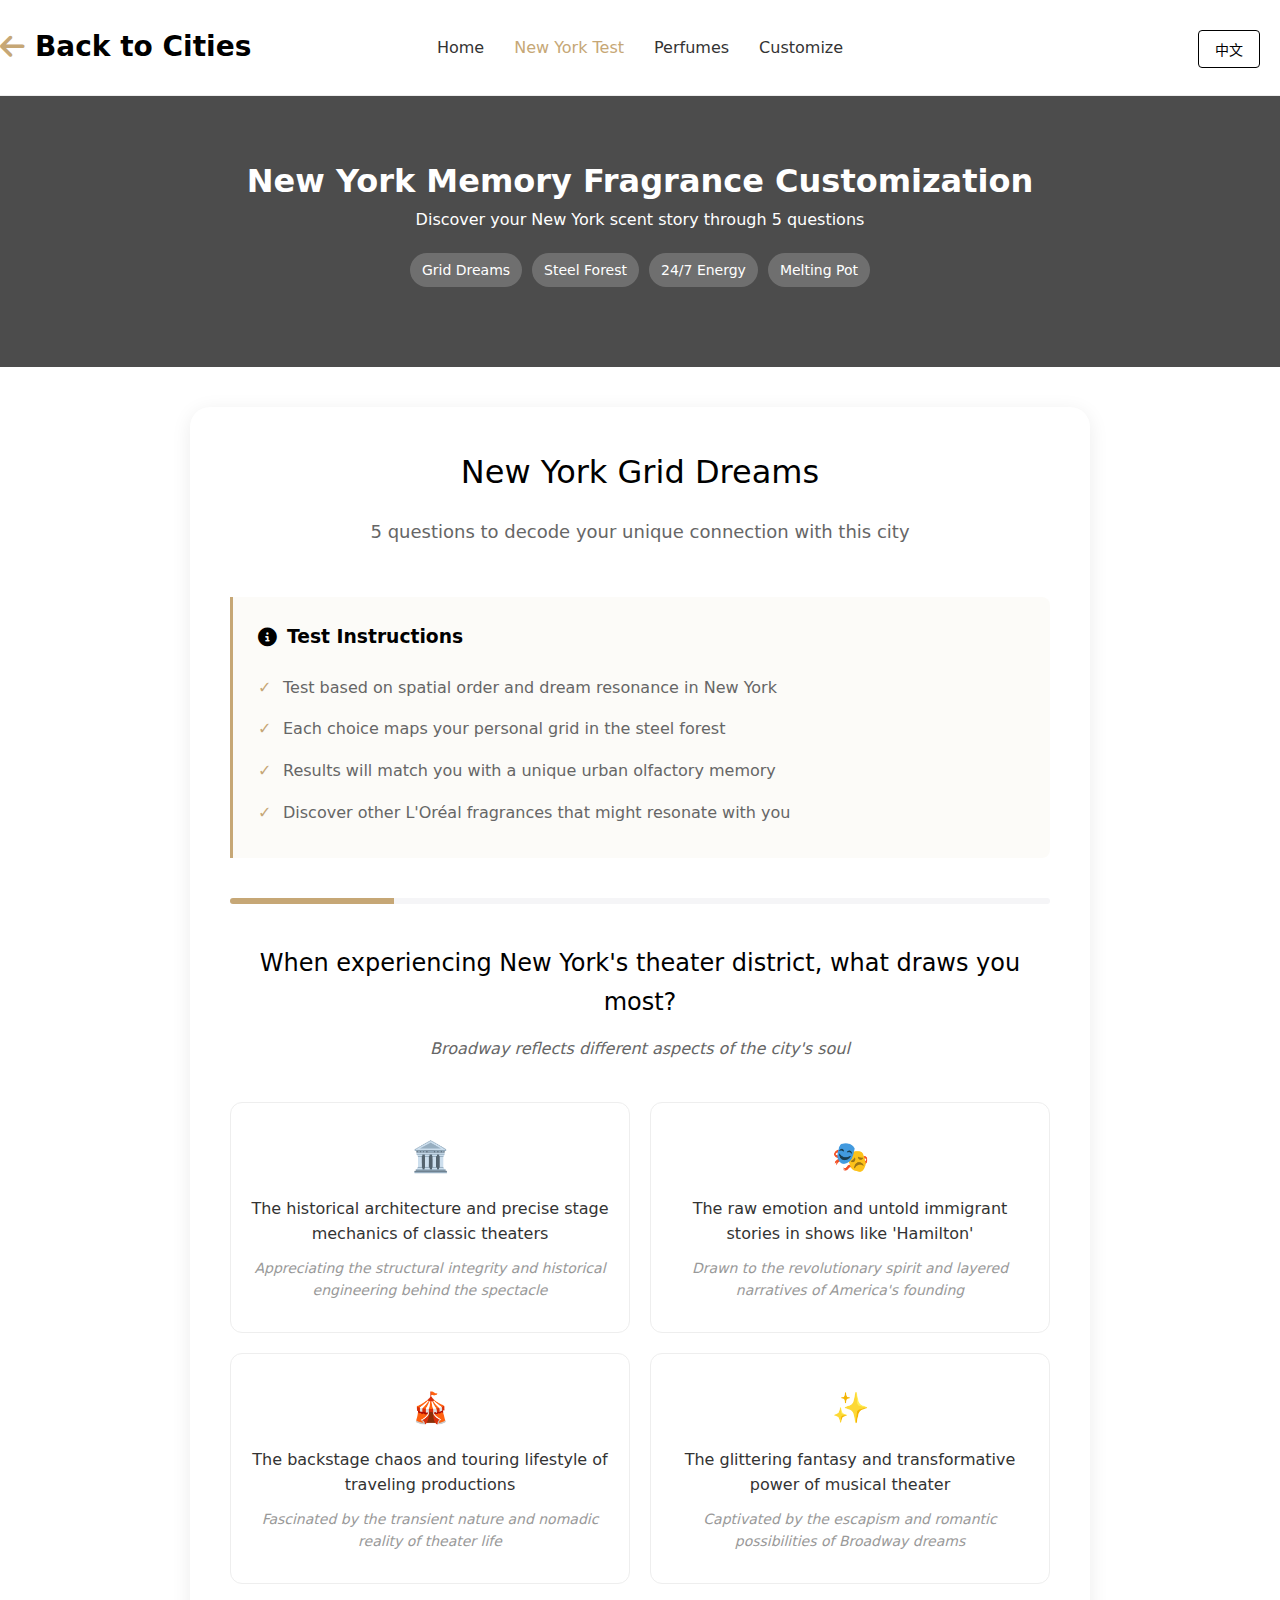
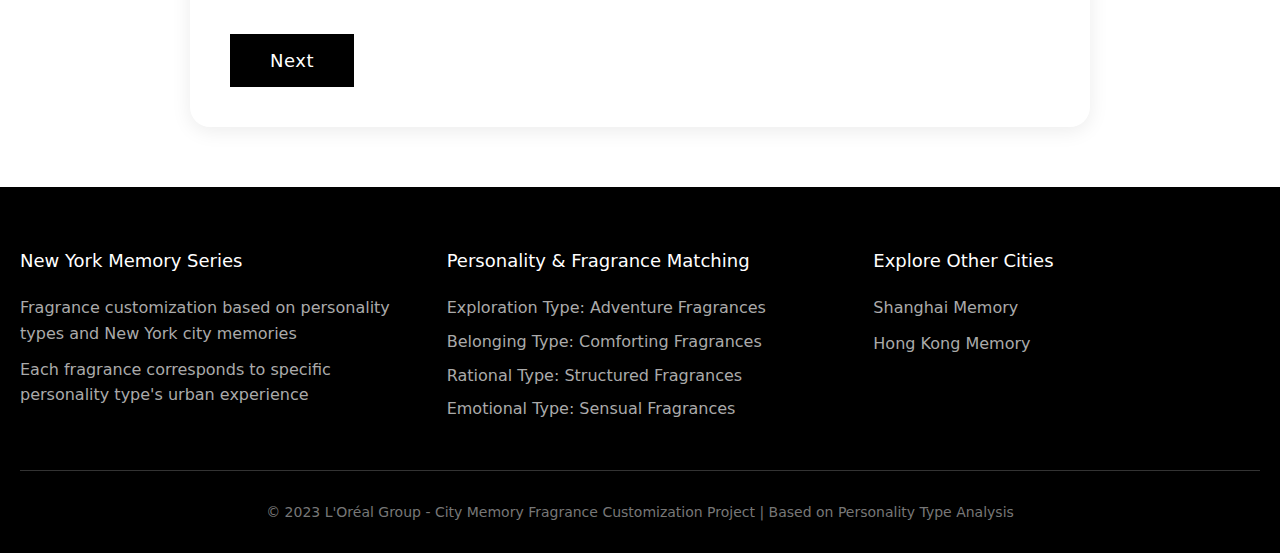
<file: newyork.html>
<!DOCTYPE html>
<html lang="zh-CN">
<head>
    <meta charset="UTF-8">
    <meta name="viewport" content="width=device-width, initial-scale=1.0">
    <title>New York Memory · Grid Dreams | L'Oréal City Series</title>
    <link rel="stylesheet" href="https://cdnjs.cloudflare.com/ajax/libs/font-awesome/6.4.0/css/all.min.css">
    <link rel="stylesheet" href="style.css">
    <style>
        /* 人格徽章样式 */
        .personality-badge {
            background: linear-gradient(135deg, #C6A776, #b59762);
            color: white;
            padding: 4px 12px;
            border-radius: 4px;
            font-size: 14px;
            font-weight: 500;
        }

        .personality-description {
            max-width: 800px;
            margin: 20px auto 30px;
            padding: 20px;
            background-color: rgba(198, 167, 118, 0.05);
            border-radius: 8px;
            border-left: 3px solid var(--loreal-gold);
            text-align: left;
        }

        .personality-description p {
            margin-bottom: 10px;
            color: #666;
            line-height: 1.6;
        }

        .personality-quote {
            font-style: italic;
            color: var(--loreal-gold);
            border-left: 2px solid rgba(198, 167, 118, 0.3);
            padding-left: 15px;
            margin-top: 15px;
        }
        
        .city-header {
            background: linear-gradient(rgba(0,0,0,0.7), rgba(0,0,0,0.7)), 
                        url('https://images.unsplash.com/photo-1496442226666-8d4d0e62e6e9?ixlib=rb-4.0.3&auto=format&fit=crop&w=1200&q=80');
            background-size: cover;
            background-position: center;
            color: white;
            padding: 60px 20px;
            text-align: center;
            margin-bottom: 40px;
        }
        
        .question-explanation {
            font-size: 14px;
            color: #999;
            font-style: italic;
            margin-top: 10px;
        }
        
        .city-perfume-options {
            display: grid;
            grid-template-columns: repeat(auto-fit, minmax(300px, 1fr));
            gap: 30px;
            margin: 30px 0;
        }
        
        /* 对于小屏幕，显示为单列 */
        @media (max-width: 1200px) {
            .city-perfume-options {
                grid-template-columns: 1fr 1fr;
            }
        }

        @media (max-width: 768px) {
            .city-perfume-options {
                grid-template-columns: 1fr;
            }
        }
        
        .city-perfume-card {
            background: white;
            border-radius: 12px;
            overflow: hidden;
            box-shadow: var(--shadow);
            transition: var(--transition);
        }
        
        .city-perfume-card:hover {
            transform: translateY(-5px);
            box-shadow: 0 10px 25px rgba(0,0,0,0.1);
        }
        
        .perfume-header {
            padding: 20px;
            background: linear-gradient(135deg, rgba(198,167,118,0.1) 0%, rgba(245,245,247,1) 100%);
            text-align: center;
        }
        
        .perfume-icon {
            font-size: 40px;
            color: var(--loreal-gold);
            margin-bottom: 15px;
        }
        
        .perfume-mbti-tag {
            display: inline-block;
            background-color: rgba(198, 167, 118, 0.2);
            color: var(--loreal-gold);
            padding: 4px 10px;
            border-radius: 20px;
            font-size: 12px;
            margin: 10px 0;
        }
        
        .perfume-notes {
            display: flex;
            justify-content: center;
            flex-wrap: wrap;
            gap: 8px;
            margin: 15px 0;
        }
        
        .perfume-note {
            background-color: rgba(198, 167, 118, 0.1);
            color: var(--loreal-gold);
            padding: 4px 10px;
            border-radius: 20px;
            font-size: 12px;
        }
        
        .perfume-description {
            padding: 20px;
            font-size: 14px;
            color: #666;
            line-height: 1.6;
        }
        
        .literary-quote {
            font-style: italic;
            color: var(--loreal-gold);
            border-left: 2px solid var(--loreal-gold);
            padding-left: 15px;
            margin: 15px 0;
            font-size: 14px;
        }
        
        /* 城市标签样式 */
        .city-tags span {
            background-color: rgba(255, 255, 255, 0.2);
            color: white;
            padding: 6px 12px;
            border-radius: 20px;
            font-size: 14px;
            font-weight: 500;
        }
    </style>
</head>
<body>
<header>
    <div class="header-left">
        <a href="index.html" class="logo">
            <i class="fas fa-arrow-left"></i>
            <span data-lang="en">Back to Cities</span>
            <span data-lang="zh" style="display:none;">返回城市选择</span>
        </a>
        
        <!-- 语言切换按钮放在logo旁边 -->
        <div class="language-switcher">
            <button id="langToggle" class="btn-language">
                <span data-lang="en">中文</span>
                <span data-lang="zh" style="display:none;">English</span>
            </button>
        </div>
    </div>
    
    <nav>
        <ul>
            <li><a href="index.html" data-lang="en">Home</a><span data-lang="zh" style="display:none;">首页</span></li>
            <li><a href="#test-start" class="active" data-lang="en">New York Test</a><span data-lang="zh" style="display:none;">纽约测试</span></li>
            <li><a href="#perfumes" data-lang="en">Perfumes</a><span data-lang="zh" style="display:none;">纽约香氛</span></li>
            <li><a href="#customize" data-lang="en">Customize</a><span data-lang="zh" style="display:none;">定制购买</span></li>
        </ul>
    </nav>
</header>

    <div class="city-header">
        <h1 data-lang="en">New York Memory Fragrance Customization</h1>
        <h1 data-lang="zh" style="display:none;">纽约记忆香氛定制</h1>
        <p data-lang="en">Discover your New York scent story through 5 questions</p>
        <p data-lang="zh" style="display:none;">通过5道题了解您与纽约的独特联结，推荐专属香氛</p>
        <div class="city-tags">
            <span data-lang="en">Grid Dreams</span>
            <span data-lang="zh" style="display:none;">网格梦想</span>
            <span data-lang="en">Steel Forest</span>
            <span data-lang="zh" style="display:none;">钢铁森林</span>
            <span data-lang="en">24/7 Energy</span>
            <span data-lang="zh" style="display:none;">不眠能量</span>
            <span data-lang="en">Melting Pot</span>
            <span data-lang="zh" style="display:none;">文化熔炉</span>
        </div>
    </div>

    <section class="city-test" id="test-start">
        <div class="test-instructions">
            <h2 class="section-title" data-lang="en">New York Grid Dreams</h2>
            <h2 class="section-title" data-lang="zh" style="display:none;">纽约网格梦想</h2>
            <p class="section-subtitle" data-lang="en">5 questions to decode your unique connection with this city</p>
            <p class="section-subtitle" data-lang="zh" style="display:none;">5道场景题，解码您与这座不眠之城的独特联结</p>
            
            <div class="instructions-box">
                <h3><i class="fas fa-info-circle"></i> <span data-lang="en">Test Instructions</span><span data-lang="zh" style="display:none;">测试说明</span></h3>
                <ul>
                    <li data-lang="en">Test based on spatial order and dream resonance in New York</li>
                    <li data-lang="zh" style="display:none;">基于纽约的空间秩序与梦想共鸣</li>
                    <li data-lang="en">Each choice maps your personal grid in the steel forest</li>
                    <li data-lang="zh" style="display:none;">每个选择都在钢铁森林中描绘您的个人网格</li>
                    <li data-lang="en">Results will match you with a unique urban olfactory memory</li>
                    <li data-lang="zh" style="display:none;">测试结果将为您匹配专属的都市嗅觉记忆</li>
                    <li data-lang="en">Discover other L'Oréal fragrances that might resonate with you</li>
                    <li data-lang="zh" style="display:none;">同时发现欧莱雅旗下可能触动您的其他香气</li>
                </ul>
            </div>
        </div>
        
        <div class="test-progress">
            <div class="progress-bar" id="progressBar"></div>
            <div class="progress-text" id="progressText">Question 1/5</div>
        </div>
        
        <div id="questionContainer">
            <div class="question" id="questionText"></div>
            <div class="question-hint" id="questionHint"></div>
            
            <div class="options" id="optionsContainer"></div>
        </div>
        
        <div class="test-navigation">
            <button class="btn btn-outline" id="prevBtn"><span data-lang="en">Previous</span><span data-lang="zh" style="display:none;">上一题</span></button>
            <button class="btn" id="nextBtn"><span data-lang="en">Next</span><span data-lang="zh" style="display:none;">下一题</span></button>
        </div>
    </section>

    <section class="results-container" id="resultsContainer" style="display: none;">
        <div class="match-header">
            <div class="city-back">
                <a href="index.html">
                    <i class="fas fa-arrow-left"></i>
                    <span data-lang="en">Back to Cities</span>
                    <span data-lang="zh" style="display:none;">选择其他城市</span>
                </a>
            </div>
            
            <div class="result-city-badge">
                <span class="city-badge" data-lang="en">New York Memory Series</span>
                <span class="city-badge" data-lang="zh">纽约记忆系列</span>
            </div>
            
            <div class="match-score"><span data-lang="en">Match Score</span><span data-lang="zh" style="display:none;">共鸣度</span><span id="matchScore">92</span>%</div>
            <h2 id="resultTitle"><span data-lang="en">For you:</span><span data-lang="zh" style="display:none;">为您推荐：</span> <span id="resultPerfumeName"></span></h2>
            <p id="resultSubtitle"><span data-lang="en">Your City Explorer Type:</span><span data-lang="zh" style="display:none;">您的城市漫游者类型：</span> <span id="userPersonality" class="personality-badge">Historical Surveyor</span></p>
            
            <div class="profile-tags" id="profileTags">
                <!-- 动态生成 -->
            </div>
        </div>
        
        <!-- 人格描述 -->
        <div class="personality-description">
            <div id="personalityDescription">
                <!-- 动态生成 -->
            </div>
        </div>
        
        <!-- 纽约城市香水展示 -->
        <div class="city-perfume-options" id="newyorkPerfumes">
            <!-- 动态生成 -->
        </div>
        
        <!-- 定制购买部分 -->
        <div class="customization-section" id="customize">
            <h3 class="section-title" data-lang="en">Personalization</h3>
            <h3 class="section-title" data-lang="zh" style="display:none;">个性化定制</h3>
            
            <div class="customization-options">
                <div class="custom-option">
                    <h4><i class="fas fa-edit"></i> <span data-lang="en">Bottle Engraving Service</span><span data-lang="zh" style="display:none;">瓶身刻字服务</span></h4>
                    <p data-lang="en">Add personalized text to your fragrance bottle (up to 12 characters)</p>
                    <p data-lang="zh" style="display:none;">为您的香氛瓶添加专属文字（最多12个字符）</p>
                    <div class="custom-input">
                        <input type="text" id="engravingText" maxlength="12" data-lang="en" placeholder="e.g.: NYC Dreams">
                        <input type="text" id="engravingTextZH" maxlength="12" data-lang="zh" placeholder="例如：纽约梦想">
                        <div class="input-hint" data-lang="en">Supports English, numbers. Engraved on bottle base.</div>
                        <div class="input-hint" data-lang="zh" style="display:none;">支持英文、数字，刻字位置在瓶身底部</div>
                    </div>
                    <div class="preview-area">
                        <div class="bottle-preview">
                            <div class="bottle">
                                <div class="bottle-neck"></div>
                                <div class="bottle-body">
                                    <div class="engraving-preview" id="engravingPreview">
                                        <span data-lang="en">NYC Dreams</span>
                                        <span data-lang="zh" style="display:none;">纽约梦想</span>
                                    </div>
                                </div>
                            </div>
                        </div>
                    </div>
                </div>
                
                <div class="custom-option">
                    <h4><i class="fas fa-gift"></i> <span data-lang="en">New York Exclusive Gifts</span><span data-lang="zh" style="display:none;">纽约专属赠礼</span></h4>
                    <p data-lang="en">During promotion, purchase New York Memory series to receive limited city-themed gifts</p>
                    <p data-lang="zh" style="display:none;">推广期间，购买纽约记忆系列可获赠限量城市主题赠品</p>
                    <div class="gift-options">
                        <div class="gift-option selected" data-gift="scent-card">
                            <div class="gift-icon">
                                <i class="fas fa-chess-board"></i>
                            </div>
                            <div class="gift-info">
                                <h5 data-lang="en">Grid Map Scent Card</h5>
                                <h5 data-lang="zh" style="display:none;">网格地图香片</h5>
                                <p data-lang="en">Manhattan grid street design</p>
                                <p data-lang="zh" style="display:none;">曼哈顿网格街道设计</p>
                                <span class="gift-tag" data-lang="en">Limited Gift</span>
                                <span class="gift-tag" data-lang="zh" style="display:none;">限量赠品</span>
                            </div>
                        </div>
                        
                        <div class="gift-option" data-gift="diffuser-stone">
                            <div class="gift-icon">
                                <i class="fas fa-statue-of-liberty"></i>
                            </div>
                            <div class="gift-info">
                                <h5 data-lang="en">Statue of Liberty Diffuser Stone</h5>
                                <h5 data-lang="zh" style="display:none;">自由女神扩香石</h5>
                                <p data-lang="en">Miniature Lady Liberty, reusable</p>
                                <p data-lang="zh" style="display:none;">自由女神像微缩造型，可持续使用</p>
                                <span class="gift-tag" data-lang="en">Popular Choice</span>
                                <span class="gift-tag" data-lang="zh" style="display:none;">热门选择</span>
                            </div>
                        </div>
                    </div>
                </div>
            </div>
        </div>
        
        <!-- 购买部分 -->
        <div class="purchase-section">
            <div class="price-info">
                <div class="original-price" data-lang="en">Original Price ¥ 880</div>
                <div class="original-price" data-lang="zh" style="display:none;">原价 ¥ 880</div>
                <div class="current-price"><span data-lang="en">Promotional Price</span><span data-lang="zh" style="display:none;">推广价</span> ¥ 699</div>
                <div class="discount-note" data-lang="en">Includes: Fragrance (50ml) + Engraving Service + Limited City Gift</div>
                <div class="discount-note" data-lang="zh" style="display:none;">包含：香氛(50ml) + 刻字服务 + 限量城市赠礼</div>
            </div>
            
            <div class="purchase-buttons">
                <button class="btn btn-outline" id="arButton">
                    <i class="fas fa-vr-cardboard"></i> <span data-lang="en">AR Experience</span><span data-lang="zh" style="display:none;">AR试香体验</span>
                </button>
                <button class="btn btn-share" id="shareButton">
                    <i class="fas fa-share-alt"></i> <span data-lang="en">Share My Scent</span><span data-lang="zh" style="display:none;">分享我的香气</span>
                </button>
                <button class="btn btn-primary" id="addToCartButton">
                    <i class="fas fa-shopping-cart"></i> <span data-lang="en">Add to Cart</span><span data-lang="zh" style="display:none;">加入购物车</span>
                </button>
            </div>
            
            <div class="purchase-note">
                <p><i class="fas fa-shipping-fast"></i> <span data-lang="en">Free shipping on orders over ¥ 500</span><span data-lang="zh" style="display:none;">订单满500元包邮</span></p>
                <p><i class="fas fa-undo"></i> <span data-lang="en">30-day return policy</span><span data-lang="zh" style="display:none;">30天无忧退换</span></p>
                <p><i class="fas fa-lock"></i> <span data-lang="en">Secure payment</span><span data-lang="zh" style="display:none;">安全支付保障</span></p>
            </div>
        </div>
        
        <!-- 欧莱雅其他香水推荐 -->
        <div class="related-products" id="perfumes">
            <h3 class="section-title" data-lang="en">Other Perfumes Recommended for Your Type</h3>
            <h3 class="section-title" data-lang="zh" style="display:none;">根据您的类型推荐的其他香水</h3>
            <p class="section-subtitle" data-lang="en">L'Oréal Group brands that also match your personality</p>
            <p class="section-subtitle" data-lang="zh" style="display:none;">欧莱雅旗下品牌，同样适合您的个性</p>
            
            <div class="product-grid" id="productGrid">
                <!-- 动态生成 -->
            </div>
        </div>
    </section>

    <footer>
        <div class="footer-content">
            <div class="footer-section">
                <h4 data-lang="en">New York Memory Series</h4>
                <h4 data-lang="zh" style="display:none;">纽约记忆系列</h4>
                <p data-lang="en">Fragrance customization based on personality types and New York city memories</p>
                <p data-lang="zh" style="display:none;">基于人格类型与纽约城市记忆的香氛定制</p>
                <p data-lang="en">Each fragrance corresponds to specific personality type's urban experience</p>
                <p data-lang="zh" style="display:none;">每款香水对应特定性格类型的城市体验</p>
            </div>
            
            <div class="footer-section">
                <h4 data-lang="en">Personality & Fragrance Matching</h4>
                <h4 data-lang="zh" style="display:none;">人格与香氛匹配</h4>
                <ul>
                    <li data-lang="en">Exploration Type: Adventure Fragrances</li>
                    <li data-lang="zh" style="display:none;">探索导向：冒险型香氛</li>
                    <li data-lang="en">Belonging Type: Comforting Fragrances</li>
                    <li data-lang="zh" style="display:none;">归属导向：舒适型香氛</li>
                    <li data-lang="en">Rational Type: Structured Fragrances</li>
                    <li data-lang="zh" style="display:none;">理性导向：结构型香氛</li>
                    <li data-lang="en">Emotional Type: Sensual Fragrances</li>
                    <li data-lang="zh" style="display:none;">情感导向：感性型香氛</li>
                </ul>
            </div>
            
            <div class="footer-section">
                <h4 data-lang="en">Explore Other Cities</h4>
                <h4 data-lang="zh" style="display:none;">探索其他城市</h4>
                <div class="other-cities">
                    <a href="shanghai.html" data-lang="en">Shanghai Memory</a>
                    <a href="shanghai.html" data-lang="zh" style="display:none;">上海记忆</a>
                    <a href="hongkong.html" data-lang="en">Hong Kong Memory</a>
                    <a href="hongkong.html" data-lang="zh" style="display:none;">香港记忆</a>
                </div>
            </div>
        </div>
        
        <div class="footer-bottom">
            <p data-lang="en">© 2023 L'Oréal Group - City Memory Fragrance Customization Project | Based on Personality Type Analysis</p>
            <p data-lang="zh" style="display:none;">© 2023 欧莱雅集团 - 城市记忆香氛定制项目 | 基于人格类型分析</p>
        </div>
    </footer>

    <!-- 分享弹窗 -->
    <div class="share-modal" id="shareModal">
        <div class="share-modal-content">
            <div class="share-modal-header">
                <h3><i class="fas fa-share-alt"></i> <span data-lang="en">Share My New York Scent</span><span data-lang="zh" style="display:none;">分享我的纽约香气</span></h3>
                <span class="close-modal">&times;</span>
            </div>
            
            <div class="share-modal-body">
                <div class="share-preview">
                    <div class="share-card">
                        <div class="share-card-header">
                            <span class="share-badge" data-lang="en">New York Memory Series</span>
                            <span class="share-badge" data-lang="zh" style="display:none;">纽约记忆系列</span>
                            <span class="share-mbti" id="sharePersonality">Historical Surveyor</span>
                        </div>
                        <div class="share-card-body">
                            <div class="share-perfume-info">
                                <h4 id="sharePerfumeName">GRID PLAN MANUSCRIPT</h4>
                                <p class="share-perfume-desc" id="sharePerfumeDesc">Quill pen ink, yellowed parchment, and the scent of upturned earth and wild grasses</p>
                            </div>
                            <div class="share-qr-code">
                                <div class="qr-placeholder">
                                    <i class="fas fa-qrcode"></i>
                                </div>
                                <p data-lang="en">Scan for full test</p>
                                <p data-lang="zh" style="display:none;">扫码体验完整测试</p>
                            </div>
                        </div>
                        <div class="share-card-footer">
                            <div class="share-tags" id="shareTags">
                                <!-- 动态生成标签 -->
                            </div>
                            <div class="share-brand">
                                <i class="fas fa-gem"></i> <span data-lang="en">L'Oréal City Memory Fragrances</span><span data-lang="zh" style="display:none;">欧莱雅城市记忆香氛</span>
                            </div>
                        </div>
                    </div>
                </div>
                
                <div class="share-options">
                    <p class="share-hint" data-lang="en">Choose sharing method:</p>
                    <p class="share-hint" data-lang="zh" style="display:none;">选择分享方式：</p>
                    <div class="share-platforms">
                        <button class="share-platform wechat" data-platform="wechat">
                            <i class="fab fa-weixin"></i>
                            <span data-lang="en">WeChat</span>
                            <span data-lang="zh" style="display:none;">微信好友</span>
                        </button>
                        <button class="share-platform moments" data-platform="moments">
                            <i class="fab fa-weixin"></i>
                            <span data-lang="en">Moments</span>
                            <span data-lang="zh" style="display:none;">朋友圈</span>
                        </button>
                        <button class="share-platform weibo" data-platform="weibo">
                            <i class="fab fa-weibo"></i>
                            <span data-lang="en">Weibo</span>
                            <span data-lang="zh" style="display:none;">微博</span>
                        </button>
                        <button class="share-platform copy" data-platform="copy">
                            <i class="fas fa-link"></i>
                            <span data-lang="en">Copy Link</span>
                            <span data-lang="zh" style="display:none;">复制链接</span>
                        </button>
                    </div>
                    
                    <div class="share-custom">
                        <div class="share-textarea">
                            <textarea id="shareText" readonly data-lang="en">Discover my New York fragrance poem, explore the magical connection between grid dreams and scent.</textarea>
                            <textarea id="shareTextZH" readonly data-lang="zh" style="display:none;">发现我的纽约香气诗篇，一起探索网格梦想与香氛的奇妙联结。</textarea>
                            <button class="btn-copy" id="copyTextBtn">
                                <i class="fas fa-copy"></i> <span data-lang="en">Copy Text</span><span data-lang="zh" style="display:none;">复制文案</span>
                            </button>
                        </div>
                    </div>
                </div>
            </div>
            
            <div class="share-modal-footer">
                <p class="share-tip">
                    <i class="fas fa-info-circle"></i> 
                    <span data-lang="en">Share to get a chance for New York limited scent card sample</span>
                    <span data-lang="zh" style="display:none;">分享后有机会获得纽约限定香片体验装</span>
                </p>
            </div>
        </div>
    </div>

    <script src="newyork.js"></script>
</body>
</html>
</file>
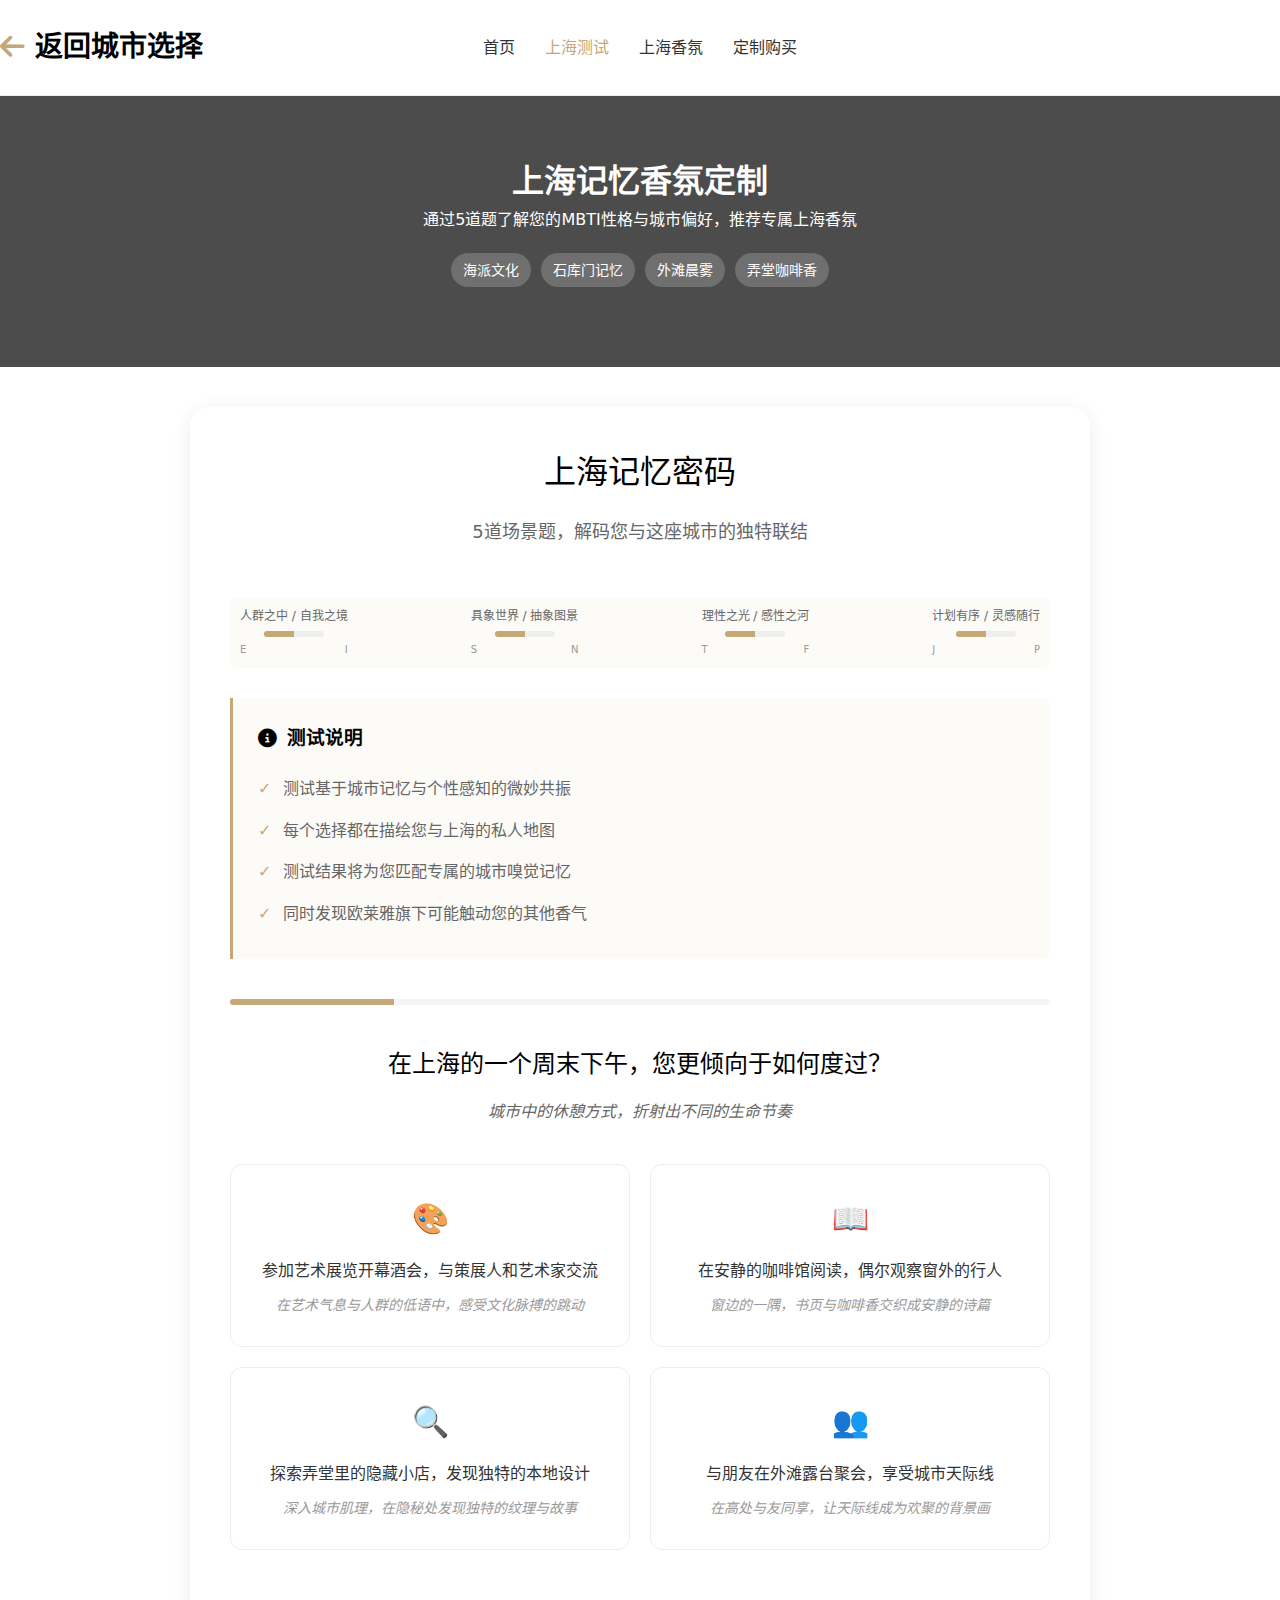
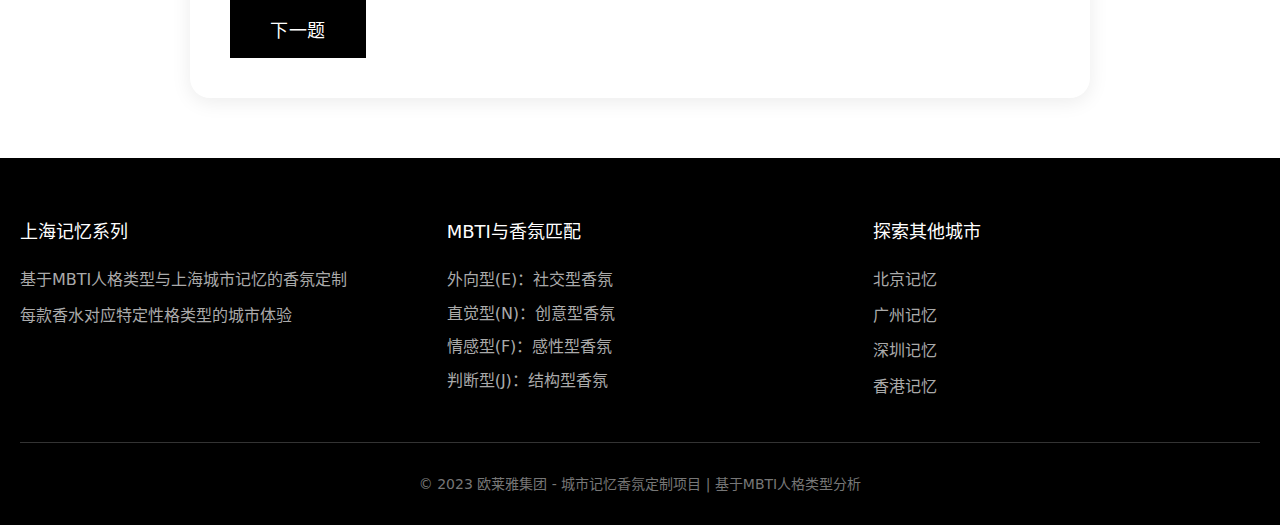
<file: shanghai.html>
<!DOCTYPE html>
<html lang="zh-CN">
<head>
    <meta charset="UTF-8">
    <meta name="viewport" content="width=device-width, initial-scale=1.0">
    <title>上海记忆·香氛诗篇 | 欧莱雅城市系列</title>
    <link rel="stylesheet" href="https://cdnjs.cloudflare.com/ajax/libs/font-awesome/6.4.0/css/all.min.css">
    <link rel="stylesheet" href="style.css">
    <style>
        .city-header {
            background: linear-gradient(rgba(0,0,0,0.7), rgba(0,0,0,0.7)), 
                        url('https://images.unsplash.com/photo-1544984243-ec57ea16fe25?ixlib=rb-4.0.3&auto=format&fit=crop&w=1200&q=80');
            background-size: cover;
            background-position: center;
            color: white;
            padding: 60px 20px;
            text-align: center;
            margin-bottom: 40px;
        }
        
        .mbti-badge {
            background: rgba(198, 167, 118, 0.8);
            color: white;
            padding: 4px 12px;
            border-radius: 4px;
            font-size: 12px;
            font-weight: 500;
            margin-left: 10px;
        }
        
        .question-explanation {
            font-size: 14px;
            color: #999;
            font-style: italic;
            margin-top: 10px;
        }
        
        .mbti-progress {
            display: flex;
            justify-content: space-between;
            margin: 20px 0 30px;
            padding: 10px;
            background-color: rgba(198, 167, 118, 0.05);
            border-radius: 8px;
        }
        
        .mbti-dimension {
            text-align: center;
        }
        
        .dimension-label {
            font-size: 12px;
            color: #666;
            margin-bottom: 5px;
        }
        
        .dimension-score {
            display: flex;
            justify-content: space-between;
            font-size: 10px;
            color: #999;
        }
        
        .score-bar {
            width: 60px;
            height: 6px;
            background-color: #eee;
            border-radius: 3px;
            margin: 5px auto;
            overflow: hidden;
        }
        
        .score-fill {
            height: 100%;
            background-color: var(--loreal-gold);
            width: 50%;
        }
        
        .city-perfume-options {
            display: grid;
            grid-template-columns: 1fr;
            gap: 30px;
            margin: 30px 0;
        }
        
        @media (min-width: 768px) {
            .city-perfume-options {
                grid-template-columns: 1fr 1fr;
            }
        }
        
        .city-perfume-card {
            background: white;
            border-radius: 12px;
            overflow: hidden;
            box-shadow: var(--shadow);
            transition: var(--transition);
        }
        
        .city-perfume-card:hover {
            transform: translateY(-5px);
            box-shadow: 0 10px 25px rgba(0,0,0,0.1);
        }
        
        .perfume-header {
            padding: 20px;
            background: linear-gradient(135deg, rgba(198,167,118,0.1) 0%, rgba(245,245,247,1) 100%);
            text-align: center;
        }
        
        .perfume-icon {
            font-size: 40px;
            color: var(--loreal-gold);
            margin-bottom: 15px;
        }
        
        .perfume-mbti-tag {
            display: inline-block;
            background-color: rgba(198, 167, 118, 0.2);
            color: var(--loreal-gold);
            padding: 4px 10px;
            border-radius: 20px;
            font-size: 12px;
            margin: 10px 0;
        }
        
        .perfume-notes {
            display: flex;
            justify-content: center;
            flex-wrap: wrap;
            gap: 8px;
            margin: 15px 0;
        }
        
        .perfume-note {
            background-color: rgba(198, 167, 118, 0.1);
            color: var(--loreal-gold);
            padding: 4px 10px;
            border-radius: 20px;
            font-size: 12px;
        }
        
        .perfume-description {
            padding: 20px;
            font-size: 14px;
            color: #666;
            line-height: 1.6;
        }
        
        .literary-quote {
            font-style: italic;
            color: var(--loreal-gold);
            border-left: 2px solid var(--loreal-gold);
            padding-left: 15px;
            margin: 15px 0;
            font-size: 14px;
        }
    </style>
</head>
<body>
    <header>
        <a href="index.html" class="logo">
            <i class="fas fa-arrow-left"></i>
            <span>返回城市选择</span>
        </a>
        <nav>
            <ul>
                <li><a href="index.html">首页</a></li>
                <li><a href="#test-start" class="active">上海测试</a></li>
                <li><a href="#perfumes">上海香氛</a></li>
                <li><a href="#customize">定制购买</a></li>
            </ul>
        </nav>
    </header>

    <div class="city-header">
        <h1>上海记忆香氛定制</h1>
        <p>通过5道题了解您的MBTI性格与城市偏好，推荐专属上海香氛</p>
        <div class="city-tags">
            <span>海派文化</span>
            <span>石库门记忆</span>
            <span>外滩晨雾</span>
            <span>弄堂咖啡香</span>
        </div>
    </div>

    <section class="city-test" id="test-start">
        <div class="test-instructions">
            <h2 class="section-title">上海记忆密码</h2>
            <p class="section-subtitle">5道场景题，解码您与这座城市的独特联结</p>
            
            <div class="mbti-progress" id="mbtiProgress">
                <div class="mbti-dimension">
                    <div class="dimension-label">人群之中 / 自我之境</div>
                    <div class="score-bar">
                        <div class="score-fill" id="eiBar"></div>
                    </div>
                    <div class="dimension-score">
                        <span>E</span>
                        <span>I</span>
                    </div>
                </div>
                
                <div class="mbti-dimension">
                    <div class="dimension-label">具象世界 / 抽象图景</div>
                    <div class="score-bar">
                        <div class="score-fill" id="snBar"></div>
                    </div>
                    <div class="dimension-score">
                        <span>S</span>
                        <span>N</span>
                    </div>
                </div>
                
                <div class="mbti-dimension">
                    <div class="dimension-label">理性之光 / 感性之河</div>
                    <div class="score-bar">
                        <div class="score-fill" id="tfBar"></div>
                    </div>
                    <div class="dimension-score">
                        <span>T</span>
                        <span>F</span>
                    </div>
                </div>
                
                <div class="mbti-dimension">
                    <div class="dimension-label">计划有序 / 灵感随行</div>
                    <div class="score-bar">
                        <div class="score-fill" id="jpBar"></div>
                    </div>
                    <div class="dimension-score">
                        <span>J</span>
                        <span>P</span>
                    </div>
                </div>
            </div>
            
            <div class="instructions-box">
                <h3><i class="fas fa-info-circle"></i> 测试说明</h3>
                <ul>
                    <li>测试基于城市记忆与个性感知的微妙共振</li>
                    <li>每个选择都在描绘您与上海的私人地图</li>
                    <li>测试结果将为您匹配专属的城市嗅觉记忆</li>
                    <li>同时发现欧莱雅旗下可能触动您的其他香气</li>
                </ul>
            </div>
        </div>
        
        <div class="test-progress">
            <div class="progress-bar" id="progressBar"></div>
            <div class="progress-text" id="progressText">第1/5题</div>
        </div>
        
        <div id="questionContainer">
            <div class="question" id="questionText"></div>
            <div class="question-hint" id="questionHint"></div>
            
            <div class="options" id="optionsContainer"></div>
        </div>
        
        <div class="test-navigation">
            <button class="btn btn-outline" id="prevBtn">上一题</button>
            <button class="btn" id="nextBtn">下一题</button>
        </div>
    </section>

    <section class="results-container" id="resultsContainer" style="display: none;">
        <div class="match-header">
            <div class="city-back">
                <a href="index.html">
                    <i class="fas fa-arrow-left"></i>
                    <span>选择其他城市</span>
                </a>
            </div>
            
            <div class="result-city-badge">
                <span class="city-badge">上海记忆系列</span>
            </div>
            
            <div class="match-score">共鸣度<span id="matchScore">92</span>%</div>
            <h2 id="resultTitle">为您匹配上海专属香氛</h2>
            <p id="resultSubtitle">您的城市记忆画像：<span id="userMBTI" class="mbti-badge">INFJ</span></p>
            
            <div class="profile-tags" id="profileTags">
                <!-- 动态生成 -->
            </div>
        </div>
        
        <!-- 上海城市香水展示 -->
        <div class="city-perfume-options" id="shanghaiPerfumes">
            <!-- 动态生成 -->
        </div>
        
        <!-- 定制购买部分 -->
        <div class="customization-section" id="customize">
            <h3 class="section-title">个性化定制</h3>
            
            <div class="customization-options">
                <div class="custom-option">
                    <h4><i class="fas fa-edit"></i> 瓶身刻字服务</h4>
                    <p>为您的香氛瓶添加专属文字（最多12个字符）</p>
                    <div class="custom-input">
                        <input type="text" id="engravingText" maxlength="12" placeholder="例如：上海记忆">
                        <div class="input-hint">支持中文、英文、数字，刻字位置在瓶身底部</div>
                    </div>
                    <div class="preview-area">
                        <div class="bottle-preview">
                            <div class="bottle">
                                <div class="bottle-neck"></div>
                                <div class="bottle-body">
                                    <div class="engraving-preview" id="engravingPreview">
                                        <span>上海记忆</span>
                                    </div>
                                </div>
                            </div>
                        </div>
                    </div>
                </div>
                
                <div class="custom-option">
                    <h4><i class="fas fa-gift"></i> 上海专属赠礼</h4>
                    <p>推广期间，购买上海记忆系列可获赠限量城市主题赠品</p>
                    <div class="gift-options">
                        <div class="gift-option selected" data-gift="scent-card">
                            <div class="gift-icon">
                                <i class="fas fa-layer-group"></i>
                            </div>
                            <div class="gift-info">
                                <h5>石库门香片</h5>
                                <p>石库门建筑设计</p>
                                <span class="gift-tag">限量赠品</span>
                            </div>
                        </div>
                        
                        <div class="gift-option" data-gift="diffuser-stone">
                            <div class="gift-icon">
                                <i class="fas fa-landmark"></i>
                            </div>
                            <div class="gift-info">
                                <h5>外滩扩香石</h5>
                                <p>外滩建筑群微缩造型，可持续使用</p>
                                <span class="gift-tag">热门选择</span>
                            </div>
                        </div>
                    </div>
                </div>
            </div>
        </div>
        
        <!-- 购买部分 -->
        <div class="purchase-section">
            <div class="price-info">
                <div class="original-price">原价 ¥ 880</div>
                <div class="current-price">推广价 ¥ 699</div>
                <div class="discount-note">包含：香氛(50ml) + 刻字服务 + 限量城市赠礼</div>
            </div>
            
            <!-- 在现有的purchase-buttons区域添加分享按钮 -->
<div class="purchase-buttons">
    <button class="btn btn-outline" id="arButton">
        <i class="fas fa-vr-cardboard"></i> AR试香体验
    </button>
    <button class="btn btn-share" id="shareButton">
        <i class="fas fa-share-alt"></i> 分享我的香气
    </button>
    <button class="btn btn-primary" id="addToCartButton">
        <i class="fas fa-shopping-cart"></i> 加入购物车
    </button>
</div>

<!-- 分享弹窗（添加到页面底部，body结束前） -->
<div class="share-modal" id="shareModal">
    <div class="share-modal-content">
        <div class="share-modal-header">
            <h3><i class="fas fa-share-alt"></i> 分享我的上海香气</h3>
            <span class="close-modal">&times;</span>
        </div>
        
        <div class="share-modal-body">
            <div class="share-preview">
                <div class="share-card">
                    <div class="share-card-header">
                        <span class="share-badge">上海记忆系列</span>
                        <span class="share-mbti" id="shareMBTI">INFJ</span>
                    </div>
                    <div class="share-card-body">
                        <div class="share-perfume-info">
                            <h4 id="sharePerfumeName">外滩晨雾</h4>
                            <p class="share-perfume-desc" id="sharePerfumeDesc">捕捉外滩清晨江风里的理性与通透</p>
                        </div>
                        <div class="share-qr-code">
                            <div class="qr-placeholder">
                                <i class="fas fa-qrcode"></i>
                            </div>
                            <p>扫码体验完整测试</p>
                        </div>
                    </div>
                    <div class="share-card-footer">
                        <div class="share-tags" id="shareTags">
                            <!-- 动态生成标签 -->
                        </div>
                        <div class="share-brand">
                            <i class="fas fa-gem"></i> 欧莱雅城市记忆香氛
                        </div>
                    </div>
                </div>
            </div>
            
            <div class="share-options">
                <p class="share-hint">选择分享方式：</p>
                <div class="share-platforms">
                    <button class="share-platform wechat" data-platform="wechat">
                        <i class="fab fa-weixin"></i>
                        <span>微信好友</span>
                    </button>
                    <button class="share-platform moments" data-platform="moments">
                        <i class="fab fa-weixin"></i>
                        <span>朋友圈</span>
                    </button>
                    <button class="share-platform weibo" data-platform="weibo">
                        <i class="fab fa-weibo"></i>
                        <span>微博</span>
                    </button>
                    <button class="share-platform copy" data-platform="copy">
                        <i class="fas fa-link"></i>
                        <span>复制链接</span>
                    </button>
                </div>
                
                <div class="share-custom">
                    <div class="share-textarea">
                        <textarea id="shareText" readonly>发现我的上海香气诗篇，一起探索城市记忆与香氛的奇妙联结。</textarea>
                        <button class="btn-copy" id="copyTextBtn">
                            <i class="fas fa-copy"></i> 复制文案
                        </button>
                    </div>
                </div>
            </div>
        </div>
        
        <div class="share-modal-footer">
            <p class="share-tip">
                <i class="fas fa-info-circle"></i> 
                分享后有机会获得上海限定香片体验装
            </p>
        </div>
    </div>
</div>
        
        <!-- 欧莱雅其他香水推荐 -->
        <div class="related-products" id="perfumes">
            <h3 class="section-title">根据您的MBTI类型推荐的其他香水</h3>
            <p class="section-subtitle">欧莱雅旗下品牌，同样适合您的个性</p>
            
            <div class="product-grid" id="productGrid">
                <!-- 动态生成 -->
            </div>
        </div>
    </section>

    <footer>
        <div class="footer-content">
            <div class="footer-section">
                <h4>上海记忆系列</h4>
                <p>基于MBTI人格类型与上海城市记忆的香氛定制</p>
                <p>每款香水对应特定性格类型的城市体验</p>
            </div>
            
            <div class="footer-section">
                <h4>MBTI与香氛匹配</h4>
                <ul>
                    <li>外向型(E)：社交型香氛</li>
                    <li>直觉型(N)：创意型香氛</li>
                    <li>情感型(F)：感性型香氛</li>
                    <li>判断型(J)：结构型香氛</li>
                </ul>
            </div>
            
            <div class="footer-section">
                <h4>探索其他城市</h4>
                <div class="other-cities">
                    <a href="beijing.html">北京记忆</a>
                    <a href="guangzhou.html">广州记忆</a>
                    <a href="shenzhen.html">深圳记忆</a>
                    <a href="hongkong.html">香港记忆</a>
                </div>
            </div>
        </div>
        
        <div class="footer-bottom">
            <p>© 2023 欧莱雅集团 - 城市记忆香氛定制项目 | 基于MBTI人格类型分析</p>
        </div>
    </footer>

    <script src="shanghai.js"></script>
</body>
</html>
</file>
<file: style.css>
/* style.css - 欧莱雅城市记忆香氛定制通用样式 */

/* 全局样式 */
* {
    margin: 0;
    padding: 0;
    box-sizing: border-box;
    font-family: 'Segoe UI', -apple-system, system-ui, sans-serif;
}

:root {
    --loreal-black: #000000;
    --loreal-gold: #C6A776;
    --loreal-white: #FFFFFF;
    --loreal-gray: #F5F5F7;
    --loreal-dark-gray: #333333;
    --loreal-blue: #007AFF;
    --loreal-pink: #FF6B9D;
    --loreal-green: #4CAF50;
    --loreal-red: #D32F2F;
    --shadow: 0 4px 20px rgba(0, 0, 0, 0.08);
    --transition: all 0.3s ease;
}

body {
    background-color: var(--loreal-white);
    color: var(--loreal-dark-gray);
    line-height: 1.6;
}

.container {
    max-width: 1200px;
    margin: 0 auto;
    padding: 0 20px;
}

/* 头部样式 */
/* 在文件的头部样式部分找到header部分，修改如下 */

/* 修改头部样式部分 */

/* 头部样式 - 重新设计 */
header {
    display: flex;
    justify-content: space-between;
    align-items: center;
    padding: 25px 0;
    border-bottom: 1px solid #eee;
    flex-wrap: wrap;
    gap: 20px;
}

/* 左侧部分包含logo和语言切换按钮 */
.header-left {
    display: flex;
    align-items: center;
    gap: 30px;
    flex: 1;
    min-width: 300px;
}

.logo {
    font-weight: 700;
    font-size: 28px;
    color: var(--loreal-black);
    text-decoration: none;
    display: flex;
    align-items: center;
    gap: 10px;
}

.logo i {
    color: var(--loreal-gold);
}

/* 语言切换按钮样式 - 放在logo旁边 */
.language-switcher {
    display: flex;
    align-items: center;
}

.btn-language {
    background-color: transparent;
    border: 1px solid var(--loreal-gold);
    color: var(--loreal-gold);
    padding: 8px 16px;
    border-radius: 4px;
    cursor: pointer;
    font-size: 14px;
    transition: all 0.3s ease;
    font-weight: 500;
    white-space: nowrap;
}

.btn-language:hover {
    background-color: var(--loreal-gold);
    color: var(--loreal-white);
}

/* 头部样式 - 重新设计 */
header {
    display: flex;
    justify-content: space-between;
    align-items: center;
    padding: 25px 0;
    border-bottom: 1px solid #eee;
    position: relative;
}

/* 左侧部分包含logo和语言切换按钮 */
.header-left {
    display: flex;
    align-items: center;
    gap: 30px;
}

.logo {
    font-weight: 700;
    font-size: 28px;
    color: var(--loreal-black);
    text-decoration: none;
    display: flex;
    align-items: center;
    gap: 10px;
}

.logo i {
    color: var(--loreal-gold);
}

/* 语言切换按钮样式 - 放在logo旁边 */
.language-switcher {
    display: flex;
    align-items: center;
}

.btn-language {
    background-color: transparent;
    border: 1px solid var(--loreal-gold);
    color: var(--loreal-gold);
    padding: 8px 16px;
    border-radius: 4px;
    cursor: pointer;
    font-size: 14px;
    transition: all 0.3s ease;
    font-weight: 500;
    white-space: nowrap;
}

.btn-language:hover {
    background-color: var(--loreal-gold);
    color: var(--loreal-white);
}

/* 首页的语言切换按钮样式 */
header .btn-language {
    border: 1px solid var(--loreal-black);
    color: var(--loreal-black);
}

header .btn-language:hover {
    background-color: var(--loreal-black);
    color: var(--loreal-white);
}

/* 导航栏移到中间 */
nav {
    position: absolute;
    left: 50%;
    transform: translateX(-50%);
    display: flex;
    justify-content: center;
}

nav ul {
    display: flex;
    list-style: none;
    gap: 30px;
    margin: 0;
    padding: 0;
}

nav a {
    text-decoration: none;
    color: var(--loreal-dark-gray);
    font-weight: 500;
    font-size: 16px;
    transition: var(--transition);
    white-space: nowrap;
}

nav a:hover, nav .active {
    color: var(--loreal-gold);
}

/* 响应式调整 */
@media (max-width: 1024px) {
    nav ul {
        gap: 20px;
    }
}

@media (max-width: 768px) {
    header {
        flex-direction: column;
        gap: 20px;
        padding: 20px 0;
    }
    
    .header-left {
        width: 100%;
        justify-content: space-between;
        gap: 15px;
    }
    
    nav {
        position: static;
        left: auto;
        transform: none;
        width: 100%;
        justify-content: center;
    }
    
    nav ul {
        flex-wrap: wrap;
        justify-content: center;
        gap: 15px;
    }
    
    nav a {
        font-size: 15px;
    }
    
    .logo {
        font-size: 24px;
    }
}

@media (max-width: 480px) {
    nav ul {
        gap: 10px;
    }
    
    nav a {
        font-size: 14px;
    }
    
    .btn-language {
        padding: 6px 12px;
        font-size: 13px;
    }
}
/* 首页的语言切换按钮样式 */
header .btn-language {
    border: 1px solid var(--loreal-black);
    color: var(--loreal-black);
}

header .btn-language:hover {
    background-color: var(--loreal-black);
    color: var(--loreal-white);
}

/* 响应式调整 - 针对平板 */
@media (max-width: 992px) {
    header {
        flex-direction: column;
        align-items: stretch;
        gap: 15px;
        padding: 20px 0;
    }
    
    .header-left {
        justify-content: center;
        width: 100%;
    }
    
    nav {
        justify-content: center;
        width: 100%;
        flex-direction: column;
        gap: 15px;
    }
    
    nav ul {
        justify-content: center;
        flex-wrap: wrap;
        gap: 15px;
    }
    
    .language-switcher {
        margin-left: 0;
        margin-top: 5px;
        justify-content: center;
        width: 100%;
    }
}

/* 响应式调整 - 针对手机 */
@media (max-width: 768px) {
    .logo {
        font-size: 24px;
    }
    
    nav ul {
        gap: 15px;
    }
    
    nav a {
        font-size: 14px;
    }
    
    .btn-language {
        padding: 6px 12px;
        font-size: 13px;
    }
}

@media (max-width: 480px) {
    nav ul {
        gap: 10px;
    }
    
    nav a {
        font-size: 13px;
    }
    
    .btn-language {
        padding: 5px 10px;
        font-size: 12px;
    }
}

.btn-language:hover {
    background-color: var(--loreal-gold);
    color: var(--loreal-white);
}

/* 首页的语言切换按钮样式 */
header .btn-language {
    border: 1px solid var(--loreal-black);
    color: var(--loreal-black);
}

header .btn-language:hover {
    background-color: var(--loreal-black);
    color: var(--loreal-white);
}

/* 双语文本切换 */
[data-lang] {
    transition: opacity 0.3s ease;
}

/* 确保导航中的双语文本正确显示 */
nav li a[data-lang],
nav li span[data-lang] {
    display: inline;
}

/* 响应式调整 */
@media (max-width: 1024px) {
    .header-left {
        min-width: 250px;
    }
    
    nav ul {
        gap: 20px;
    }
}

@media (max-width: 768px) {
    header {
        flex-direction: column;
        align-items: flex-start;
        gap: 15px;
        padding: 20px 0;
    }
    
    .header-left {
        width: 100%;
        justify-content: space-between;
        min-width: auto;
        gap: 15px;
    }
    
    nav {
        width: 100%;
        justify-content: flex-start;
        overflow-x: auto;
        padding-bottom: 10px;
    }
    
    nav ul {
        gap: 15px;
        min-width: max-content;
    }
    
    nav a {
        font-size: 15px;
    }
    
    .logo {
        font-size: 24px;
    }
}

@media (max-width: 480px) {
    .header-left {
        flex-direction: column;
        align-items: flex-start;
        gap: 15px;
    }
    
    .language-switcher {
        align-self: flex-start;
    }
    
    nav ul {
        gap: 10px;
    }
    
    nav a {
        font-size: 14px;
    }
    
    .btn-language {
        padding: 6px 12px;
        font-size: 13px;
    }
}

.btn-language:hover {
    background-color: var(--loreal-gold);
    color: var(--loreal-white);
}

/* 首页导航中的语言切换按钮样式 */
nav .btn-language {
    border: 1px solid var(--loreal-black);
    color: var(--loreal-black);
}

nav .btn-language:hover {
    background-color: var(--loreal-black);
    color: var(--loreal-white);
}

/* 双语文本切换 */
[data-lang] {
    transition: opacity 0.3s ease;
}

/* 确保导航中的双语文本正确显示 */
nav li a[data-lang],
nav li span[data-lang] {
    display: inline;
}

/* 响应式调整 */
@media (max-width: 992px) {
    header {
        flex-direction: column;
        gap: 20px;
        text-align: center;
    }
    
    .logo {
        justify-content: center;
        width: 100%;
    }
    
    nav {
        flex-direction: column;
        gap: 20px;
        width: 100%;
    }
    
    nav ul {
        flex-wrap: wrap;
        justify-content: center;
        gap: 20px;
    }
    
    .language-switcher {
        margin-left: 0;
        margin-top: 10px;
    }
}

@media (max-width: 768px) {
    nav ul {
        gap: 15px;
    }
    
    nav a {
        font-size: 14px;
    }
    
    .btn-language {
        padding: 6px 12px;
        font-size: 13px;
    }
}

@media (max-width: 480px) {
    nav ul {
        gap: 10px;
    }
    
    nav a {
        font-size: 13px;
    }
    
    .logo {
        font-size: 24px;
    }
}
.logo {
    font-weight: 700;
    font-size: 28px;
    color: var(--loreal-black);
    text-decoration: none;
    display: flex;
    align-items: center;
    gap: 10px;
}

.logo i {
    color: var(--loreal-gold);
}

nav ul {
    display: flex;
    list-style: none;
    gap: 30px;
}

nav a {
    text-decoration: none;
    color: var(--loreal-dark-gray);
    font-weight: 500;
    font-size: 16px;
    transition: var(--transition);
}

nav a:hover, nav .active {
    color: var(--loreal-gold);
}

/* 按钮样式 */
.btn {
    display: inline-block;
    padding: 16px 40px;
    background-color: var(--loreal-black);
    color: var(--loreal-white);
    border: none;
    border-radius: 0;
    font-size: 18px;
    font-weight: 500;
    cursor: pointer;
    transition: var(--transition);
    text-decoration: none;
    letter-spacing: 0.5px;
}

.btn:hover {
    background-color: #333;
    transform: translateY(-3px);
    box-shadow: var(--shadow);
}

.btn-outline {
    background-color: transparent;
    border: 1px solid var(--loreal-black);
    color: var(--loreal-black);
    margin-left: 15px;
}

.btn-outline:hover {
    background-color: var(--loreal-black);
    color: var(--loreal-white);
}

.btn-primary {
    background-color: var(--loreal-gold);
    color: var(--loreal-black);
    border: none;
}

.btn-primary:hover {
    background-color: #b59762;
    transform: translateY(-3px);
}

/* 通用部分标题 */
.section-title {
    font-size: 32px;
    font-weight: 300;
    margin-bottom: 20px;
    color: var(--loreal-black);
    text-align: center;
}

.section-subtitle {
    text-align: center;
    margin-bottom: 50px;
    color: #666;
    font-size: 18px;
    max-width: 600px;
    margin-left: auto;
    margin-right: auto;
}

/* 首页英雄区域 */
/* 1. 为hero区域建立一个新的定位上下文，并移除原有背景图设置 */
.hero {
    text-align: center;
    padding: 60px 20px 80px;
    margin-bottom: 60px;
    position: relative; /* 关键：为内部绝对定位的子元素提供基准 */
    /* 注意：这里不再设置 background-image */
}

/* 2. 创建一个专用于背景图的层 */
.hero::after {
    content: '';
    position: absolute;
    top: 0;
    left: 0;
    right: 0;
    bottom: 0;
    background-image: url('images/index-background.jpg'); /* 你的背景图 */
    background-size: cover;
    background-position: center;
    background-repeat: no-repeat;
    opacity: 0.1; /* 核心：直接控制图片透明度，0.7表示70%不透明 */
    z-index: 1; /* 位于hero底层，但在普通背景色之上 */
}

/* 3. 保留原有的深色遮罩层，并置于背景图层之上 */
.hero::before {
    content: '';
    position: absolute;
    top: 0;
    left: 0;
    right: 0;
    bottom: 0;
    background-color: rgba(0, 0, 0, 0); /* 可独立调整遮罩深浅 */
    z-index: 2; /* 位于背景图层之上 */
}

/* 4. 确保所有文字内容位于最顶层 */
.hero > * {
    position: relative;
    z-index: 3;
}

.hero h1 {
    font-size: 48px;
    font-weight: 300;
    margin-bottom: 20px;
    color: var(--loreal-black);
}

.hero p {
    font-size: 20px;
    max-width: 700px;
    margin: 0 auto 40px;
    color: #666;
}

.hero-subtitle {
    margin-bottom: 40px;
}

.hero-subtitle p {
    font-size: 16px;
    color: #999;
}

/* 城市选择网格 */
.city-selection {
    padding: 60px 20px;
}

.city-grid {
    display: grid;
    grid-template-columns: repeat(auto-fill, minmax(280px, 1fr));
    gap: 30px;
    margin-top: 40px;
}

.city-card {
    background-color: var(--loreal-white);
    border-radius: 16px;
    overflow: hidden;
    box-shadow: var(--shadow);
    transition: var(--transition);
    text-decoration: none;
    color: inherit;
    display: block;
}

.city-card:hover {
    transform: translateY(-8px);
    box-shadow: 0 15px 30px rgba(0, 0, 0, 0.12);
    border-color: var(--loreal-gold);
}

.city-card-image {
    height: 180px;
    width: 100%;
    background-size: cover;
    background-position: center;
}

.shanghai-img {
    background-image: linear-gradient(rgba(0,0,0,0.1), rgba(0,0,0,0.1)), 
                      url('images/shanghai.jpg');
}

.newyork-img {
    background-image: linear-gradient(rgba(0,0,0,0.1), rgba(0,0,0,0.1)), 
                      url('images/newyork.jpg');
}

.hongkong-img {
    background-image: linear-gradient(rgba(0,0,0,0.1), rgba(0,0,0,0.1)), 
                      url('images/hongkong.jpg');
}

.city-card-content {
    padding: 25px;
}

.city-card-header {
    display: flex;
    justify-content: space-between;
    align-items: center;
    margin-bottom: 15px;
}

.city-card-header h3 {
    font-size: 22px;
    color: var(--loreal-black);
}

.city-status {
    background-color: rgba(76, 175, 80, 0.1);
    color: var(--loreal-green);
    padding: 4px 10px;
    border-radius: 20px;
    font-size: 12px;
    font-weight: 500;
}

.city-status.coming-soon {
    background-color: rgba(211, 47, 47, 0.1);
    color: var(--loreal-red);
}

.city-description {
    color: #666;
    font-size: 14px;
    margin-bottom: 20px;
    line-height: 1.6;
}

.city-tags {
    display: flex;
    flex-wrap: wrap;
    gap: 8px;
    margin-bottom: 20px;
}

.city-tags span {
    background-color: rgba(198, 167, 118, 0.1);
    color: var(--loreal-gold);
    padding: 4px 10px;
    border-radius: 20px;
    font-size: 12px;
    font-weight: 500;
}


/* 2. 设置卡片本身为Flex容器，使其内容可灵活分配空间 */
.city-card {
    display: flex;           /* 新增 */
    flex-direction: column;  /* 新增：使内容垂直排列 */
    height: 100%;           /* 新增：继承网格所规定的高度 */
    text-decoration: none;
    color: inherit;
    background: white;
    border-radius: 12px;
    overflow: hidden;
    box-shadow: var(--shadow);
    transition: var(--transition);
}

/* 3. 卡片内容区域应占满所有可用空间，并将底部信息推向最下 */
.city-card-content {
    padding: 25px;
    display: flex;           /* 新增 */
    flex-direction: column;  /* 新增 */
    flex-grow: 1;           /* 新增：关键！使内容区域填充卡片高度 */
}

/* 4. 将底部元信息区域固定在内容区底部 */
.city-meta {
    display: flex;
    justify-content: space-between;
    align-items: center;
    margin-top: auto;       /* 修改：将 '20px' 改为 'auto'，这是关键！ */
    padding-top: 15px;
    border-top: 1px solid #eee;
    font-size: 13px;
    color: #666;
}

.city-meta i {
    margin-right: 5px;
}

/* 技术标签 */
.tech-tags {
    display: flex;
    justify-content: center;
    flex-wrap: wrap;
    gap: 15px;
    margin-top: 30px;
}

.tech-tag {
    background-color: rgba(198, 167, 118, 0.1);
    color: var(--loreal-gold);
    padding: 8px 16px;
    border-radius: 20px;
    font-size: 14px;
    font-weight: 500;
}

/* 工作原理 */
.how-it-works {
    padding: 60px 20px;
    background-color: var(--loreal-gray);
}

.process-steps {
    display: flex;
    flex-direction: column;
    gap: 40px;
    max-width: 800px;
    margin: 0 auto;
}

.process-step {
    display: flex;
    align-items: flex-start;
    gap: 30px;
}

.step-number {
    background-color: var(--loreal-gold);
    color: white;
    width: 50px;
    height: 50px;
    border-radius: 50%;
    display: flex;
    align-items: center;
    justify-content: center;
    font-size: 24px;
    font-weight: bold;
    flex-shrink: 0;
}

.step-content h3 {
    font-size: 22px;
    margin-bottom: 10px;
    color: var(--loreal-black);
}

.step-content p {
    color: #666;
}

/* 特性网格 */
.features {
    padding: 60px 20px;
}

.feature-grid {
    display: grid;
    grid-template-columns: repeat(auto-fit, minmax(250px, 1fr));
    gap: 30px;
    margin-top: 40px;
}

.feature-item {
    text-align: center;
    padding: 30px 20px;
}

.feature-icon {
    font-size: 40px;
    color: var(--loreal-gold);
    margin-bottom: 20px;
}

.feature-item h3 {
    font-size: 20px;
    margin-bottom: 15px;
    color: var(--loreal-black);
}

.feature-item p {
    color: #666;
}

/* 城市测试页面 */
.city-test {
    background-color: var(--loreal-white);
    border-radius: 20px;
    padding: 40px;
    margin: 40px auto;
    max-width: 900px;
    box-shadow: var(--shadow);
}

.test-instructions {
    margin-bottom: 40px;
}

.instructions-box {
    background-color: rgba(198, 167, 118, 0.05);
    border-left: 3px solid var(--loreal-gold);
    padding: 25px;
    border-radius: 0 8px 8px 0;
    margin-top: 30px;
}

.instructions-box h3 {
    display: flex;
    align-items: center;
    gap: 10px;
    margin-bottom: 15px;
    color: var(--loreal-black);
}

.instructions-box ul {
    list-style: none;
    padding-left: 0;
}

.instructions-box li {
    padding: 8px 0;
    color: #666;
    position: relative;
    padding-left: 25px;
}

.instructions-box li:before {
    content: "✓";
    position: absolute;
    left: 0;
    color: var(--loreal-gold);
    font-weight: bold;
}

/* 测试进度 */
.test-progress {
    height: 6px;
    background-color: var(--loreal-gray);
    border-radius: 3px;
    margin-bottom: 40px;
    overflow: hidden;
    position: relative;
}

.progress-bar {
    height: 100%;
    background-color: var(--loreal-gold);
    width: 33%;
    transition: width 0.5s ease;
}

.progress-text {
    position: absolute;
    top: -30px;
    right: 0;
    font-size: 14px;
    color: #999;
}

/* 问题样式 */
.question {
    font-size: 24px;
    margin-bottom: 15px;
    color: var(--loreal-black);
    text-align: center;
}

.question-hint {
    font-size: 16px;
    color: #666;
    text-align: center;
    margin-bottom: 40px;
    font-style: italic;
}

/* 选项样式 */
.options {
    display: grid;
    grid-template-columns: repeat(auto-fit, minmax(300px, 1fr));
    gap: 20px;
    margin-bottom: 50px;
}

.option-card {
    background-color: var(--loreal-white);
    border: 1px solid #eee;
    border-radius: 12px;
    padding: 30px 20px;
    text-align: center;
    cursor: pointer;
    transition: var(--transition);
}

.option-card:hover, .option-card.selected {
    border-color: var(--loreal-gold);
    background-color: rgba(198, 167, 118, 0.05);
}

.option-icon {
    font-size: 30px;
    display: block;
    margin-bottom: 15px;
    color: var(--loreal-gold);
}

.test-navigation {
    display: flex;
    justify-content: space-between;
    margin-top: 40px;
}

/* 结果容器 */
.results-container {
    background-color: var(--loreal-white);
    border-radius: 20px;
    padding: 40px;
    margin: 40px auto;
    max-width: 1000px;
    box-shadow: var(--shadow);
}

.match-header {
    text-align: center;
    margin-bottom: 40px;
    position: relative;
}

.city-back {
    position: absolute;
    left: 0;
    top: 0;
}

.city-back a {
    display: flex;
    align-items: center;
    gap: 10px;
    color: var(--loreal-gold);
    text-decoration: none;
    font-weight: 500;
    transition: var(--transition);
}

.city-back a:hover {
    color: var(--loreal-black);
}

.result-city-badge {
    margin-bottom: 20px;
}

.city-badge {
    background-color: rgba(198, 167, 118, 0.1);
    color: var(--loreal-gold);
    padding: 8px 20px;
    border-radius: 20px;
    font-size: 16px;
    font-weight: 500;
}

.match-score {
    font-size: 60px;
    font-weight: 300;
    color: var(--loreal-gold);
    margin-bottom: 10px;
}

.match-score span {
    font-weight: 300;
}

/* 个人资料标签 */
.profile-tags {
    display: flex;
    justify-content: center;
    flex-wrap: wrap;
    gap: 10px;
    margin: 20px 0 30px;
}

.profile-tag {
    background-color: rgba(198, 167, 118, 0.1);
    color: var(--loreal-gold);
    padding: 6px 12px;
    border-radius: 20px;
    font-size: 14px;
    font-weight: 500;
}

/* 推荐卡片 */
.recommendation-card {
    display: flex;
    flex-direction: column;
    align-items: center;
    text-align: center;
    padding: 30px;
    background-color: var(--loreal-gray);
    border-radius: 16px;
    margin-bottom: 40px;
}

@media (min-width: 768px) {
    .recommendation-card {
        flex-direction: row;
        text-align: left;
    }
}

.scent-image {
    width: 150px;
    height: 150px;
    background-color: #f0f0f0;
    border-radius: 12px;
    margin-bottom: 20px;
    background: linear-gradient(135deg, #f5f5f7 0%, #e0e0e0 100%);
    display: flex;
    align-items: center;
    justify-content: center;
    font-size: 40px;
    color: var(--loreal-gold);
}

@media (min-width: 768px) {
    .scent-image {
        margin-right: 30px;
        margin-bottom: 0;
    }
}

.scent-details {
    flex: 1;
}

.scent-title {
    font-size: 28px;
    color: var(--loreal-black);
    margin-bottom: 5px;
}

.scent-city {
    font-size: 18px;
    color: #666;
    margin-bottom: 20px;
    display: block;
}

.scent-description {
    margin-top: 15px;
    color: #666;
    line-height: 1.8;
}

/* 香调标签 */
.scent-notes {
    display: flex;
    flex-wrap: wrap;
    gap: 15px;
    margin-bottom: 15px;
    justify-content: center;
}

@media (min-width: 768px) {
    .scent-notes {
        justify-content: flex-start;
    }
}

.note-item {
    display: flex;
    flex-direction: column;
    align-items: center;
    background-color: rgba(198, 167, 118, 0.1);
    padding: 10px 15px;
    border-radius: 8px;
    min-width: 100px;
}

.note-label {
    font-size: 12px;
    color: #999;
    margin-bottom: 5px;
}

.note-content {
    font-size: 14px;
    color: var(--loreal-gold);
    font-weight: 500;
}

.match-reason {
    margin-top: 20px;
    padding: 15px;
    background-color: rgba(76, 175, 80, 0.05);
    border-left: 3px solid var(--loreal-green);
    border-radius: 0 8px 8px 0;
}

.scent-story {
    margin-top: 25px;
    padding: 20px;
    background-color: rgba(0, 0, 0, 0.02);
    border-radius: 8px;
}

.scent-story h4 {
    display: flex;
    align-items: center;
    gap: 10px;
    margin-bottom: 15px;
    color: var(--loreal-black);
}

/* 定制化部分 */
.customization-section {
    margin: 40px 0;
    padding: 30px;
    background-color: var(--loreal-gray);
    border-radius: 16px;
}

.customization-options {
    display: grid;
    grid-template-columns: 1fr;
    gap: 30px;
    margin-top: 30px;
}

@media (min-width: 992px) {
    .customization-options {
        grid-template-columns: 1fr 1fr;
    }
}

.custom-option {
    background-color: var(--loreal-white);
    padding: 25px;
    border-radius: 12px;
    box-shadow: var(--shadow);
}

.custom-option h4 {
    display: flex;
    align-items: center;
    gap: 10px;
    margin-bottom: 10px;
    color: var(--loreal-black);
}

.custom-input {
    margin: 20px 0;
}

.custom-input input {
    width: 100%;
    padding: 12px 15px;
    border: 1px solid #ddd;
    border-radius: 8px;
    font-size: 16px;
    transition: var(--transition);
}

.custom-input input:focus {
    outline: none;
    border-color: var(--loreal-gold);
    box-shadow: 0 0 0 2px rgba(198, 167, 118, 0.1);
}

.input-hint {
    font-size: 12px;
    color: #999;
    margin-top: 8px;
}

.preview-area {
    margin-top: 20px;
    text-align: center;
}

.bottle-preview {
    display: inline-block;
    padding: 20px;
}

.bottle {
    width: 80px;
    height: 120px;
    background-color: #f0f0f0;
    border-radius: 8px 8px 20px 20px;
    position: relative;
    margin: 0 auto 15px;
}

.bottle-neck {
    width: 20px;
    height: 30px;
    background-color: #ddd;
    border-radius: 5px 5px 0 0;
    position: absolute;
    top: -30px;
    left: 50%;
    transform: translateX(-50%);
}

.bottle-body {
    width: 100%;
    height: 100%;
    display: flex;
    align-items: center;
    justify-content: center;
    position: relative;
}

.engraving-preview {
    position: absolute;
    bottom: 10px;
    width: 100%;
    text-align: center;
    font-size: 10px;
    color: #666;
}

/* 赠礼选项 */
.gift-options {
    display: grid;
    grid-template-columns: 1fr;
    gap: 15px;
    margin-top: 20px;
}

.gift-option {
    display: flex;
    align-items: center;
    gap: 15px;
    padding: 15px;
    border: 1px solid #eee;
    border-radius: 8px;
    cursor: pointer;
    transition: var(--transition);
}

.gift-option:hover, .gift-option.selected {
    border-color: var(--loreal-gold);
    background-color: rgba(198, 167, 118, 0.05);
}

.gift-icon {
    font-size: 24px;
    color: var(--loreal-gold);
    flex-shrink: 0;
}

.gift-info h5 {
    margin-bottom: 5px;
    color: var(--loreal-black);
}

.gift-info p {
    font-size: 14px;
    color: #666;
    margin-bottom: 8px;
}

.gift-tag {
    display: inline-block;
    background-color: rgba(211, 47, 47, 0.1);
    color: var(--loreal-red);
    padding: 3px 8px;
    border-radius: 12px;
    font-size: 11px;
    font-weight: 500;
}

/* 购买部分 */
.purchase-section {
    background-color: var(--loreal-white);
    padding: 30px;
    border-radius: 16px;
    border: 1px solid #eee;
    margin: 40px 0;
    text-align: center;
}

.price-info {
    margin-bottom: 30px;
}

.original-price {
    font-size: 20px;
    color: #999;
    text-decoration: line-through;
    margin-bottom: 5px;
}

.current-price {
    font-size: 36px;
    color: var(--loreal-black);
    font-weight: 300;
    margin-bottom: 10px;
}

.current-price .price-note {
    font-size: 16px;
    color: var(--loreal-gold);
    margin-left: 10px;
}

.discount-note {
    font-size: 14px;
    color: var(--loreal-green);
}

.purchase-buttons {
    display: flex;
    justify-content: center;
    gap: 20px;
    margin-bottom: 30px;
    flex-wrap: wrap;
}

.purchase-note {
    font-size: 14px;
    color: #666;
}

.purchase-note p {
    margin: 8px 0;
    display: flex;
    align-items: center;
    justify-content: center;
    gap: 10px;
}

/* 相关产品 */
.related-products {
    margin: 60px 0 40px;
}

.product-grid {
    display: grid;
    grid-template-columns: repeat(auto-fill, minmax(220px, 1fr));
    gap: 25px;
    margin-top: 30px;
}

.product-card {
    background-color: var(--loreal-white);
    border-radius: 12px;
    overflow: hidden;
    box-shadow: var(--shadow);
    transition: var(--transition);
}

.product-card:hover {
    transform: translateY(-8px);
    box-shadow: 0 15px 30px rgba(0, 0, 0, 0.12);
}

.product-image {
    height: 180px;
    width: 100%;
    background: linear-gradient(135deg, #f5f5f7 0%, #e0e0e0 100%);
    display: flex;
    align-items: center;
    justify-content: center;
    font-size: 40px;
    color: var(--loreal-gold);
}

.product-info {
    padding: 20px;
}

.product-brand {
    font-size: 12px;
    color: #999;
    text-transform: uppercase;
    letter-spacing: 1px;
    margin-bottom: 5px;
}

.product-name {
    font-size: 18px;
    color: var(--loreal-black);
    margin-bottom: 10px;
}

.product-notes {
    display: flex;
    flex-wrap: wrap;
    gap: 5px;
    margin-bottom: 15px;
}

.product-description {
    font-size: 14px;
    color: #666;
    margin-bottom: 15px;
    line-height: 1.6;
}

.product-meta {
    display: flex;
    justify-content: space-between;
    align-items: center;
    font-size: 14px;
}

.product-intensity {
    color: #666;
}

.product-price {
    color: var(--loreal-black);
    font-weight: 500;
}

/* 页脚 */
footer {
    background-color: var(--loreal-black);
    color: var(--loreal-white);
    padding: 60px 20px 30px;
    margin-top: 60px;
}

.footer-content {
    display: grid;
    grid-template-columns: repeat(auto-fit, minmax(250px, 1fr));
    gap: 40px;
    margin-bottom: 40px;
}

.footer-section h4 {
    font-size: 18px;
    margin-bottom: 20px;
    color: var(--loreal-white);
    font-weight: 500;
}

.footer-section p {
    color: #aaa;
    margin-bottom: 10px;
    line-height: 1.6;
}

.footer-section ul {
    list-style: none;
    padding-left: 0;
}

.footer-section li {
    color: #aaa;
    margin-bottom: 8px;
    padding-left: 0;
}

.other-cities {
    display: flex;
    flex-direction: column;
    gap: 10px;
}

.other-cities a {
    color: #aaa;
    text-decoration: none;
    transition: var(--transition);
}

.other-cities a:hover {
    color: var(--loreal-gold);
}

.footer-bottom {
    text-align: center;
    padding-top: 30px;
    border-top: 1px solid #333;
    color: #777;
    font-size: 14px;
}

/* 响应式设计 */
@media (max-width: 768px) {
    header {
        flex-direction: column;
        gap: 20px;
        text-align: center;
    }
    
    nav ul {
        gap: 15px;
        justify-content: center;
    }
    
    .hero h1 {
        font-size: 36px;
    }
    
    .hero p {
        font-size: 18px;
    }
    
    .section-title {
        font-size: 28px;
    }
    
    .city-test, .results-container {
        padding: 30px 20px;
    }
    
    .question {
        font-size: 20px;
    }
    
    .options {
        grid-template-columns: 1fr;
    }
    
    .process-step {
        flex-direction: column;
        align-items: center;
        text-align: center;
    }
    
    .step-number {
        margin-bottom: 15px;
    }
    
    .purchase-buttons {
        flex-direction: column;
    }
    
    .purchase-buttons .btn {
        width: 100%;
        margin-bottom: 15px;
        margin-left: 0;
    }
}

/* 城市标签样式 */
.city-tags {
    display: flex;
    justify-content: center;
    flex-wrap: wrap;
    gap: 10px;
    margin: 20px 0;
}

.city-tags span {
    background-color: rgba(255, 255, 255, 0.2);
    color: white;
    padding: 6px 12px;
    border-radius: 20px;
    font-size: 14px;
    font-weight: 500;
}
/* 分享按钮样式 */
.btn-share {
    background-color: rgba(76, 175, 80, 0.1);
    color: var(--loreal-green);
    border: 1px solid var(--loreal-green);
    margin-left: 15px;
}

.btn-share:hover {
    background-color: var(--loreal-green);
    color: white;
}

/* 分享弹窗样式 */
.share-modal {
    display: none;
    position: fixed;
    top: 0;
    left: 0;
    width: 100%;
    height: 100%;
    background-color: rgba(0, 0, 0, 0.7);
    z-index: 1001;
    justify-content: center;
    align-items: center;
    padding: 20px;
}

.share-modal.show {
    display: flex;
}

.share-modal-content {
    background-color: white;
    border-radius: 16px;
    width: 100%;
    max-width: 500px;
    max-height: 90vh;
    overflow-y: auto;
    box-shadow: 0 10px 40px rgba(0, 0, 0, 0.2);
    animation: modalSlideIn 0.3s ease;
}

@keyframes modalSlideIn {
    from {
        opacity: 0;
        transform: translateY(30px);
    }
    to {
        opacity: 1;
        transform: translateY(0);
    }
}

.share-modal-header {
    display: flex;
    justify-content: space-between;
    align-items: center;
    padding: 20px 25px;
    border-bottom: 1px solid #eee;
}

.share-modal-header h3 {
    display: flex;
    align-items: center;
    gap: 10px;
    font-size: 20px;
    color: var(--loreal-black);
    font-weight: 500;
    margin: 0;
}

.close-modal {
    font-size: 28px;
    color: #999;
    cursor: pointer;
    line-height: 1;
    transition: var(--transition);
}

.close-modal:hover {
    color: var(--loreal-black);
}

.share-modal-body {
    padding: 25px;
}

/* 分享卡片样式 */
.share-card {
    background: linear-gradient(135deg, rgba(198, 167, 118, 0.05) 0%, rgba(245, 245, 247, 1) 100%);
    border-radius: 12px;
    padding: 20px;
    margin-bottom: 25px;
    border: 1px solid rgba(198, 167, 118, 0.1);
}

.share-card-header {
    display: flex;
    justify-content: space-between;
    margin-bottom: 15px;
}

.share-badge {
    background-color: rgba(198, 167, 118, 0.2);
    color: var(--loreal-gold);
    padding: 6px 12px;
    border-radius: 20px;
    font-size: 12px;
    font-weight: 500;
}

.share-mbti {
    background-color: rgba(76, 175, 80, 0.2);
    color: var(--loreal-green);
    padding: 6px 12px;
    border-radius: 20px;
    font-size: 12px;
    font-weight: 500;
}

.share-card-body {
    display: flex;
    align-items: center;
    gap: 20px;
    margin-bottom: 20px;
}

.share-perfume-info {
    flex: 1;
}

.share-perfume-info h4 {
    font-size: 22px;
    color: var(--loreal-black);
    margin-bottom: 8px;
}

.share-perfume-desc {
    color: #666;
    font-size: 14px;
    line-height: 1.5;
}

.share-qr-code {
    text-align: center;
}

.qr-placeholder {
    width: 80px;
    height: 80px;
    background-color: white;
    border-radius: 8px;
    display: flex;
    align-items: center;
    justify-content: center;
    margin-bottom: 10px;
    border: 1px solid #eee;
}

.qr-placeholder i {
    font-size: 40px;
    color: #ddd;
}

.share-qr-code p {
    font-size: 11px;
    color: #999;
    margin: 0;
}

.share-card-footer {
    border-top: 1px solid rgba(0, 0, 0, 0.05);
    padding-top: 15px;
}

.share-tags {
    display: flex;
    flex-wrap: wrap;
    gap: 8px;
    margin-bottom: 15px;
}

.share-tag {
    background-color: rgba(198, 167, 118, 0.1);
    color: var(--loreal-gold);
    padding: 4px 10px;
    border-radius: 20px;
    font-size: 12px;
    font-weight: 500;
}

.share-brand {
    display: flex;
    align-items: center;
    gap: 8px;
    font-size: 13px;
    color: #666;
}

/* 分享选项样式 */
.share-options {
    background-color: var(--loreal-gray);
    border-radius: 12px;
    padding: 20px;
}

.share-hint {
    color: var(--loreal-black);
    margin-bottom: 15px;
    font-weight: 500;
}

.share-platforms {
    display: grid;
    grid-template-columns: repeat(2, 1fr);
    gap: 15px;
    margin-bottom: 25px;
}

.share-platform {
    display: flex;
    flex-direction: column;
    align-items: center;
    justify-content: center;
    padding: 15px 10px;
    border: 1px solid #ddd;
    border-radius: 8px;
    background-color: white;
    cursor: pointer;
    transition: var(--transition);
}

.share-platform:hover {
    transform: translateY(-3px);
    box-shadow: var(--shadow);
}

.share-platform i {
    font-size: 24px;
    margin-bottom: 8px;
}

.share-platform.wechat {
    color: #07C160;
    border-color: rgba(7, 193, 96, 0.2);
}

.share-platform.moments {
    color: #7BC549;
    border-color: rgba(123, 197, 73, 0.2);
}

.share-platform.weibo {
    color: #E6162D;
    border-color: rgba(230, 22, 45, 0.2);
}

.share-platform.copy {
    color: var(--loreal-blue);
    border-color: rgba(0, 122, 255, 0.2);
}

/* 自定义分享文案 */
.share-custom {
    margin-top: 20px;
}

.share-textarea {
    position: relative;
}

.share-textarea textarea {
    width: 100%;
    height: 80px;
    padding: 12px 15px;
    border: 1px solid #ddd;
    border-radius: 8px;
    font-size: 14px;
    line-height: 1.5;
    color: #666;
    background-color: white;
    resize: none;
    margin-bottom: 10px;
}

.share-textarea textarea:focus {
    outline: none;
    border-color: var(--loreal-gold);
}

.btn-copy {
    position: absolute;
    right: 10px;
    bottom: 20px;
    background-color: var(--loreal-gray);
    border: 1px solid #ddd;
    color: #666;
    padding: 6px 12px;
    border-radius: 4px;
    font-size: 12px;
    cursor: pointer;
    transition: var(--transition);
}

.btn-copy:hover {
    background-color: var(--loreal-gold);
    color: white;
    border-color: var(--loreal-gold);
}

/* 弹窗底部提示 */
.share-modal-footer {
    padding: 15px 25px;
    background-color: rgba(76, 175, 80, 0.05);
    border-radius: 0 0 16px 16px;
    text-align: center;
}

.share-tip {
    color: var(--loreal-green);
    font-size: 13px;
    margin: 0;
    display: flex;
    align-items: center;
    justify-content: center;
    gap: 8px;
}

/* 响应式调整 */
@media (max-width: 768px) {
    /* 头部样式 */
    header {
        flex-direction: column;
        align-items: flex-start;
        gap: 15px;
        padding: 20px 0;
    }
    
    .header-left {
        width: 100%;
        justify-content: space-between;
        min-width: auto;
        gap: 15px;
    }
    
    nav {
        width: 100%;
        justify-content: flex-start;
        overflow-x: auto;
        padding-bottom: 10px;
    }
    
    nav ul {
        gap: 15px;
        min-width: max-content;
    }
    
    nav a {
        font-size: 15px;
    }
    
    .logo {
        font-size: 24px;
    }
    
    /* 英雄区域 */
    .hero h1 {
        font-size: 36px;
    }
    
    .hero p {
        font-size: 18px;
    }
    
    /* 通用部分 */
    .section-title {
        font-size: 28px;
    }
    
    .city-test, .results-container {
        padding: 30px 20px;
    }
    
    /* 问题样式 */
    .question {
        font-size: 20px;
        margin-bottom: 12px;
    }
    
    .question-hint {
        font-size: 14px;
        margin-bottom: 30px;
    }
    
    /* 选项样式 - 改为两列布局 */
    .options {
        grid-template-columns: 1fr 1fr; /* 改为两列 */
        gap: 12px; /* 减少间距以节省空间 */
        margin-bottom: 30px;
    }
    
    .option-card {
        padding: 20px 12px; /* 减少内边距 */
        min-height: 160px; /* 设置最小高度确保一致性 */
        display: flex;
        flex-direction: column;
        align-items: center;
        justify-content: center;
        text-align: center;
    }
    
    .option-icon {
        font-size: 24px; /* 缩小图标 */
        margin-bottom: 10px;
    }
    
    .option-card > div > div:first-child {
        font-size: 14px; /* 缩小选项文本 */
        line-height: 1.4;
    }
    
    .question-explanation {
        display: none; /* 在移动端隐藏解释文本 */
        font-size: 12px;
        margin-top: 5px;
    }
    
    /* 过程步骤 */
    .process-step {
        flex-direction: column;
        align-items: center;
        text-align: center;
    }
    
    .step-number {
        margin-bottom: 15px;
    }
    
    /* 购买按钮 */
    .purchase-buttons {
        flex-direction: column;
    }
    
    .purchase-buttons .btn {
        width: 100%;
        margin-bottom: 15px;
        margin-left: 0;
    }
    
    /* 导航按钮 */
    .test-navigation {
        margin-top: 30px;
    }
    
    .btn {
        padding: 12px 24px;
        font-size: 16px;
    }
    
    /* 额外的小屏幕调整 */
    .header-left {
        flex-direction: column;
        align-items: flex-start;
        gap: 15px;
    }
    
    .language-switcher {
        align-self: flex-start;
    }
    
    nav ul {
        gap: 10px;
    }
    
    nav a {
        font-size: 14px;
    }
    
    .btn-language {
        padding: 6px 12px;
        font-size: 13px;
    }
    
    /* 分享平台调整 */
    .share-platforms {
        grid-template-columns: 1fr;
    }
    
    .share-card-body {
        flex-direction: column;
        text-align: center;
    }
    
    .purchase-buttons {
        flex-direction: column;
    }
    
    .purchase-buttons .btn,
    .purchase-buttons .btn-outline,
    .purchase-buttons .btn-share {
        width: 100%;
        margin: 0 0 15px 0;
    }
    
    /* 香水推荐卡片 */
    .recommendation-card {
        flex-direction: column;
        text-align: center;
        padding: 20px;
    }
    
    .scent-image {
        margin-right: 0;
        margin-bottom: 20px;
        width: 120px;
        height: 120px;
    }
    
    .scent-notes {
        justify-content: center;
    }
}
/* 确保按钮可点击 */
#startTestBtn {
    cursor: pointer !important;
    pointer-events: auto !important;
    position: relative !important;
    z-index: 100 !important;
}

/* 检查是否有元素覆盖 */
#welcomeContainer {
    position: relative;
    z-index: 1;
}
/* 在文件末尾添加以下样式 */

/* 双语切换相关样式 */
.language-switcher {
    position: absolute;
    top: 30px;
    right: 20px;
    z-index: 100;
}

.btn-language {
    background-color: transparent;
    border: 1px solid var(--loreal-gold);
    color: var(--loreal-gold);
    padding: 8px 16px;
    border-radius: 4px;
    cursor: pointer;
    font-size: 14px;
    transition: all 0.3s ease;
    font-weight: 500;
}

.btn-language:hover {
    background-color: var(--loreal-gold);
    color: var(--loreal-white);
}

/* 首页语言切换按钮样式 */
header .btn-language {
    border: 1px solid var(--loreal-black);
    color: var(--loreal-black);
}

header .btn-language:hover {
    background-color: var(--loreal-black);
    color: var(--loreal-white);
}

/* 双语文本切换 */
[data-lang] {
    transition: opacity 0.3s ease;
}

/* 确保导航中的双语文本正确显示 */
nav li a[data-lang],
nav li span[data-lang] {
    display: inline;
}

/* 城市标签的双语支持 */
.city-tags span[data-lang] {
    background-color: rgba(255, 255, 255, 0.2);
    color: white;
    padding: 6px 12px;
    border-radius: 20px;
    font-size: 14px;
    font-weight: 500;
}

/* 技术标签的双语支持 */
.tech-tag[data-lang] {
    display: inline-block;
    background-color: rgba(198, 167, 118, 0.1);
    color: var(--loreal-gold);
    padding: 8px 16px;
    border-radius: 20px;
    font-size: 14px;
    font-weight: 500;
}

/* 响应式调整 */
@media (max-width: 768px) {
    .language-switcher {
        position: static;
        margin-top: 10px;
        text-align: center;
    }
    
    header {
        flex-direction: column;
        gap: 20px;
        text-align: center;
    }
}
/* 在文件末尾添加或修改以下样式 */

/* 双语切换相关样式 */
.language-switcher {
    margin-left: 30px;
}

.btn-language {
    background-color: transparent;
    border: 1px solid var(--loreal-gold);
    color: var(--loreal-gold);
    padding: 8px 16px;
    border-radius: 4px;
    cursor: pointer;
    font-size: 14px;
    transition: all 0.3s ease;
    font-weight: 500;
}

.btn-language:hover {
    background-color: var(--loreal-gold);
    color: var(--loreal-white);
}

/* 首页语言切换按钮样式 */
nav .btn-language {
    border: 1px solid var(--loreal-black);
    color: var(--loreal-black);
}

nav .btn-language:hover {
    background-color: var(--loreal-black);
    color: var(--loreal-white);
}

/* 调整导航栏布局以容纳语言切换按钮 */
nav {
    display: flex;
    align-items: center;
}

nav ul {
    display: flex;
    list-style: none;
    gap: 30px;
    margin: 0;
    padding: 0;
}

/* 双语文本切换 */
[data-lang] {
    transition: opacity 0.3s ease;
}

/* 确保导航中的双语文本正确显示 */
nav li a[data-lang],
nav li span[data-lang] {
    display: inline;
}

/* 城市标签的双语支持 */
.city-tags span[data-lang] {
    background-color: rgba(255, 255, 255, 0.2);
    color: white;
    padding: 6px 12px;
    border-radius: 20px;
    font-size: 14px;
    font-weight: 500;
}

/* 技术标签的双语支持 */
.tech-tag[data-lang] {
    display: inline-block;
    background-color: rgba(198, 167, 118, 0.1);
    color: var(--loreal-gold);
    padding: 8px 16px;
    border-radius: 20px;
    font-size: 14px;
    font-weight: 500;
}

/* 响应式调整 */
@media (max-width: 768px) {
    header {
        flex-direction: column;
        gap: 20px;
        text-align: center;
        padding: 20px 0;
    }
    
    nav {
        flex-direction: column;
        gap: 15px;
        width: 100%;
    }
    
    nav ul {
        flex-wrap: wrap;
        justify-content: center;
        gap: 15px;
    }
    
    .language-switcher {
        margin-left: 0;
        margin-top: 10px;
    }
}

/* 在小屏幕上，调整语言切换按钮大小 */
@media (max-width: 480px) {
    .btn-language {
        padding: 6px 12px;
        font-size: 12px;
    }
    
    nav ul {
        gap: 10px;
    }
}
/* ===== 城市记忆车票（升级版） ===== */
.ticket-section {
    padding: 80px 20px;
    background: #f7f3ef url('data:image/svg+xml;utf8,<svg width="60" height="60" viewBox="0 0 60 60" xmlns="http://www.w3.org/2000/svg"><circle cx="30" cy="30" r="2" fill="%23c6a776" opacity="0.1"/><circle cx="10" cy="10" r="1.5" fill="%23c6a776" opacity="0.1"/><circle cx="50" cy="20" r="2" fill="%23c6a776" opacity="0.1"/></svg>'); /* 香水喷雾颗粒背景 */
    position: relative;
    overflow: hidden;
}

.ticket-section::before {
    content: '';
    position: absolute;
    top: 0;
    left: 0;
    width: 100%;
    height: 100%;
    background: radial-gradient(ellipse at 30% 40%, rgba(198,167,118,0.08) 0%, transparent 60%);
    pointer-events: none;
}

.ticket-container {
    max-width: 820px;
    margin: 0 auto;
    position: relative;
    z-index: 2;
}

/* ---------- 折叠状态（复古信封） ---------- */
.ticket-folded {
    background: #fffcf8;
    border-radius: 30px 30px 30px 30px;
    box-shadow: 0 20px 35px rgba(0,0,0,0.15), inset 0 1px 4px rgba(255,255,255,0.8);
    padding: 30px 35px;
    cursor: pointer;
    transition: all 0.4s cubic-bezier(0.23, 1, 0.32, 1);
    border: 1px solid rgba(198,167,118,0.5);
    display: flex;
    align-items: center;
    justify-content: space-between;
    position: relative;
    z-index: 2;
    backdrop-filter: blur(2px);
    /* 邮票齿孔效果 */
    background-image: repeating-linear-gradient(45deg, transparent, transparent 8px, rgba(198,167,118,0.2) 8px, rgba(198,167,118,0.2) 10px);
    background-size: 20px 20px;
}

.ticket-folded::after {
    content: '';
    position: absolute;
    top: 15px;
    right: 20px;
    width: 60px;
    height: 60px;
    background: url('data:image/svg+xml;utf8,<svg xmlns="http://www.w3.org/2000/svg" viewBox="0 0 100 100"><circle cx="50" cy="50" r="45" fill="none" stroke="%23c6a776" stroke-width="2" stroke-dasharray="6 4" opacity="0.3"/><text x="50" y="60" font-size="14" text-anchor="middle" fill="%23c6a776" font-family="Georgia" opacity="0.3">CITY</text><text x="50" y="75" font-size="14" text-anchor="middle" fill="%23c6a776" font-family="Georgia" opacity="0.3">MEMORY</text></svg>');
    background-size: contain;
    opacity: 0.6;
    pointer-events: none;
}

.ticket-folded:hover {
    transform: translateY(-8px) scale(1.01);
    box-shadow: 0 30px 45px rgba(198,167,118,0.3);
    border-color: var(--loreal-gold);
}

.folded-content {
    display: flex;
    align-items: center;
    gap: 25px;
}

.folded-icon {
    font-size: 56px;
    color: var(--loreal-gold);
    filter: drop-shadow(0 5px 12px rgba(198,167,118,0.4));
    position: relative;
}

.folded-icon i {
    transform: rotate(-8deg);
}

.folded-icon::before {
    content: '✧';
    position: absolute;
    top: -15px;
    right: -15px;
    font-size: 30px;
    color: rgba(198,167,118,0.4);
    transform: rotate(20deg);
}

.folded-text h3 {
    font-size: 28px;
    font-weight: 400;
    margin-bottom: 6px;
    color: #2c2c2c;
    letter-spacing: 1px;
}

.folded-text p {
    color: #7a6a5a;
    font-size: 16px;
    display: flex;
    align-items: center;
    gap: 8px;
    background: rgba(198,167,118,0.1);
    padding: 6px 15px;
    border-radius: 40px;
}

.folded-text p i {
    color: var(--loreal-gold);
}

.folded-arrow {
    font-size: 30px;
    color: var(--loreal-gold);
    opacity: 0.7;
    transition: transform 0.3s;
    animation: bounceArrow 2s infinite;
}

@keyframes bounceArrow {
    0%, 100% { transform: translateY(0); }
    50% { transform: translateY(8px); }
}

.ticket-folded:hover .folded-arrow {
    transform: translateX(10px);
    opacity: 1;
    animation: none;
}

/* ---------- 展开状态车票（复古邮戳+香水瓶） ---------- */
.ticket-expanded {
    background: #fffcf5;
    border-radius: 40px 40px 40px 40px;
    box-shadow: 0 30px 55px rgba(0,0,0,0.2), inset 0 0 0 1px rgba(255,255,255,0.8);
    padding: 35px 40px 40px;
    position: relative;
    z-index: 10;
    border: 2px solid #b59762;
    transform-origin: top center;
    animation: ticketUnfold 0.6s ease-out forwards;
    display: none;
    /* 邮票齿孔外框 */
    outline: 2px dashed rgba(198,167,118,0.3);
    outline-offset: 8px;
}

.ticket-expanded.show {
    display: block;
}

@keyframes ticketUnfold {
    0% {
        opacity: 0;
        transform: rotateX(-18deg) scale(0.92) translateY(-20px);
    }
    100% {
        opacity: 1;
        transform: rotateX(0) scale(1) translateY(0);
    }
}

/* 邮戳水印（背景） */
.ticket-expanded::before {
    content: '';
    position: absolute;
    top: 30px;
    right: 30px;
    width: 150px;
    height: 150px;
    background: url('data:image/svg+xml;utf8,<svg xmlns="http://www.w3.org/2000/svg" viewBox="0 0 200 200"><circle cx="100" cy="100" r="85" fill="none" stroke="%23c6a776" stroke-width="6" stroke-dasharray="8 6" opacity="0.15"/><circle cx="100" cy="100" r="65" fill="none" stroke="%23c6a776" stroke-width="2" opacity="0.1"/><text x="100" y="120" font-size="26" text-anchor="middle" fill="%23c6a776" font-family="Georgia" opacity="0.15" letter-spacing="4">CITY</text><text x="100" y="150" font-size="26" text-anchor="middle" fill="%23c6a776" font-family="Georgia" opacity="0.15">MEMORY</text></svg>');
    background-size: contain;
    opacity: 0.5;
    pointer-events: none;
    transform: rotate(-8deg);
}

/* 香水瓶装饰（左侧） */
.ticket-expanded::after {
    content: '';
    position: absolute;
    bottom: 20px;
    left: 20px;
    width: 100px;
    height: 140px;
    background: url('data:image/svg+xml;utf8,<svg xmlns="http://www.w3.org/2000/svg" viewBox="0 0 100 140"><rect x="25" y="20" width="50" height="80" rx="10" ry="10" fill="none" stroke="%23c6a776" stroke-width="2" opacity="0.25"/><rect x="35" y="10" width="30" height="15" rx="5" ry="5" fill="none" stroke="%23c6a776" stroke-width="2" opacity="0.25"/><circle cx="50" cy="60" r="8" fill="%23c6a776" opacity="0.15"/><path d="M45 85 L55 85 L52 95 L48 95 Z" fill="%23c6a776" opacity="0.15"/></svg>');
    background-size: contain;
    background-repeat: no-repeat;
    opacity: 0.4;
    transform: rotate(5deg);
    pointer-events: none;
}

/* 顶部：香水瓶+邮戳 */
.ticket-header {
    display: flex;
    align-items: center;
    justify-content: space-between;
    margin-bottom: 35px;
    border-bottom: 2px solid rgba(198,167,118,0.3);
    padding-bottom: 15px;
    position: relative;
}

.ticket-perfume {
    display: flex;
    align-items: center;
    gap: 15px;
}

.ticket-perfume i {
    font-size: 48px;
    color: var(--loreal-gold);
    transform: rotate(-10deg) scaleX(-1);
    filter: drop-shadow(0 8px 12px rgba(198,167,118,0.5));
    transition: transform 0.3s;
}

.ticket-perfume:hover i {
    transform: rotate(-5deg) scaleX(-1) translateY(-3px);
}

.ticket-perfume span {
    font-size: 22px;
    font-weight: 500;
    color: var(--loreal-gold);
    letter-spacing: 2px;
    font-family: 'Georgia', serif;
}

.ticket-stamp {
    background: white;
    padding: 6px 20px;
    border-radius: 40px;
    border: 2px solid #b59762;
    font-size: 18px;
    font-weight: 600;
    color: #6a4e3a;
    transform: rotate(3deg);
    box-shadow: 0 2px 0 #8a7448;
    position: relative;
}

.ticket-stamp::before {
    content: '★';
    position: absolute;
    left: -15px;
    top: -5px;
    font-size: 22px;
    color: #b59762;
    transform: rotate(-15deg);
}

/* 车票主体网格 */
.ticket-body {
    display: grid;
    grid-template-columns: 1fr 1fr;
    gap: 30px;
    margin-bottom: 35px;
    position: relative;
    z-index: 2;
}

.ticket-field {
    display: flex;
    flex-direction: column;
    gap: 8px;
}

.ticket-field label {
    font-size: 14px;
    font-weight: 600;
    color: #5a4a3a;
    letter-spacing: 1px;
    text-transform: uppercase;
    display: flex;
    align-items: center;
    gap: 6px;
}

.ticket-field label i {
    color: var(--loreal-gold);
    font-size: 16px;
}

.ticket-field input,
.ticket-field select,
.ticket-field textarea {
    padding: 14px 18px;
    border: 1px solid #d0b89c;
    border-radius: 30px;
    font-size: 16px;
    background: #fffefc;
    transition: all 0.3s;
    font-family: 'Segoe UI', serif;
    box-shadow: inset 0 2px 4px rgba(0,0,0,0.02);
}

.ticket-field input:focus,
.ticket-field select:focus,
.ticket-field textarea:focus {
    outline: none;
    border-color: var(--loreal-gold);
    box-shadow: 0 0 0 4px rgba(198,167,118,0.15), inset 0 2px 4px #fff3e0;
}

.ticket-field.full-width {
    grid-column: span 2;
}

.ticket-field textarea {
    resize: vertical;
    min-height: 120px;
    border-radius: 30px;
}

/* 香水滴装饰的字段 */
.ticket-field.scented {
    position: relative;
}



/* 底部邮戳+香水按钮 */
.ticket-footer {
    display: flex;
    justify-content: space-between;
    align-items: center;
    margin-top: 20px;
    border-top: 2px dashed rgba(198,167,118,0.4);
    padding-top: 25px;
    position: relative;
    z-index: 2;
}

.postmark {
    display: flex;
    flex-direction: column;
    align-items: center;
    background: rgba(198,167,118,0.1);
    padding: 10px 20px;
    border-radius: 60px;
    border: 1px dashed #b59762;
}

.postmark i {
    font-size: 30px;
    color: #8a7448;
    margin-bottom: 5px;
}

.postmark span {
    font-size: 14px;
    color: #6a4e3a;
    font-weight: 600;
    text-transform: uppercase;
}

.btn-perfume {
    background: linear-gradient(145deg, #fff8f0, #f0e4d5);
    border: 2px solid var(--loreal-gold);
    color: var(--loreal-gold);
    padding: 15px 45px 15px 35px;
    border-radius: 60px;
    font-size: 20px;
    font-weight: 600;
    cursor: pointer;
    transition: all 0.3s;
    position: relative;
    overflow: hidden;
    display: flex;
    align-items: center;
    gap: 15px;
    box-shadow: 0 6px 0 #ac8e62;
}

.btn-perfume i {
    font-size: 26px;
    transition: transform 0.3s;
}

.btn-perfume:hover {
    background: var(--loreal-gold);
    color: white;
    transform: translateY(-4px);
    box-shadow: 0 10px 0 #7a5f3a;
}

.btn-perfume:hover i {
    transform: translateX(8px) rotate(8deg);
}



.btn-perfume:hover::before {
    opacity: 0.4;
    animation: drip 1.5s infinite;
}

@keyframes drip {
    0% { top: -15px; opacity: 0.4; }
    70% { top: 30px; opacity: 0; }
    100% { top: -15px; opacity: 0; }
}

/* 响应式调整 */
@media (max-width: 992px) {
    .ticket-body {
        grid-template-columns: 1fr;
    }
    .ticket-field.full-width {
        grid-column: span 1;
    }
    .ticket-footer {
        flex-direction: column-reverse;
        gap: 25px;
    }
    .ticket-expanded::before {
        width: 100px;
        height: 100px;
        top: 10px;
        right: 10px;
    }
}

@media (max-width: 768px) {
    .ticket-folded {
        flex-direction: column;
        text-align: center;
        padding: 25px 20px;
    }
    .folded-content {
        flex-direction: column;
        gap: 15px;
    }
    .folded-text p {
        justify-content: center;
    }
    .ticket-expanded {
        padding: 25px 20px;
    }
    .ticket-header {
        flex-direction: column;
        align-items: start;
        gap: 15px;
    }
}

@media (max-width: 480px) {
    .btn-perfume {
        width: 100%;
        justify-content: center;
    }
}
</file>
